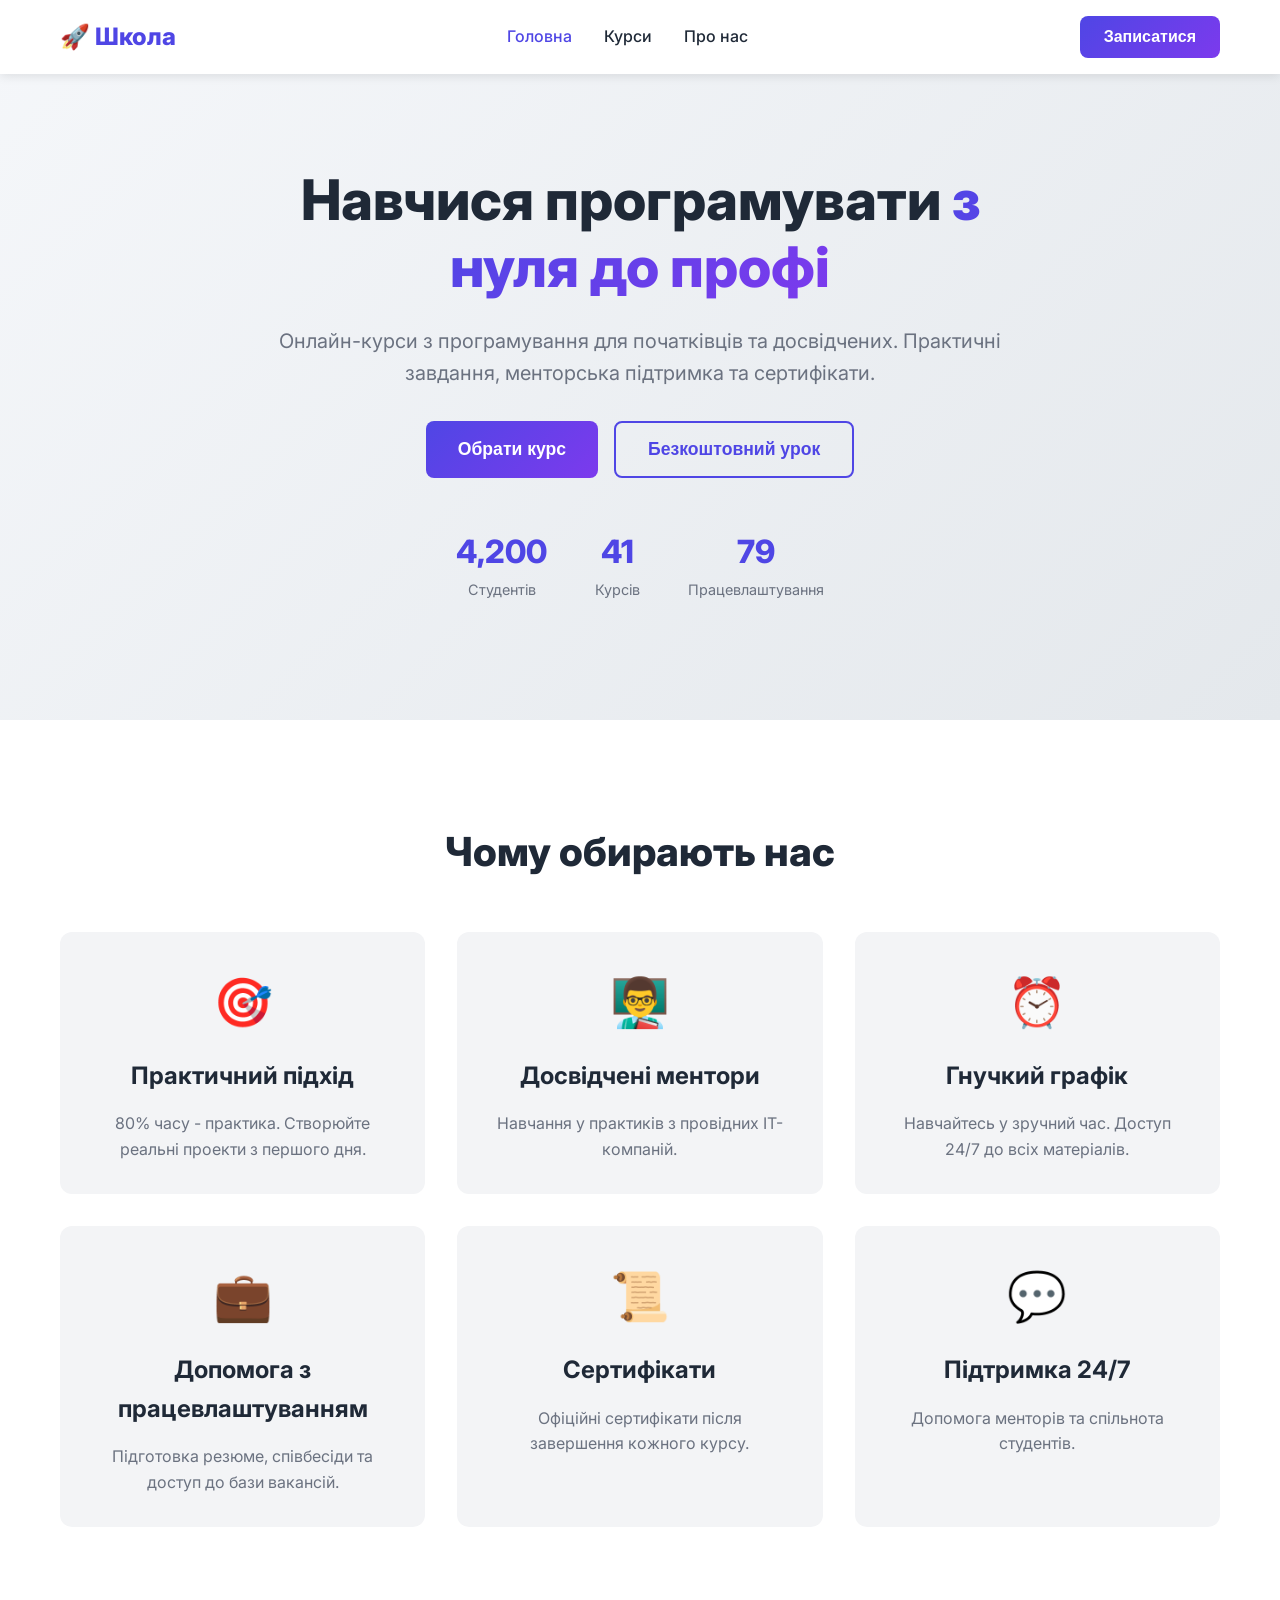
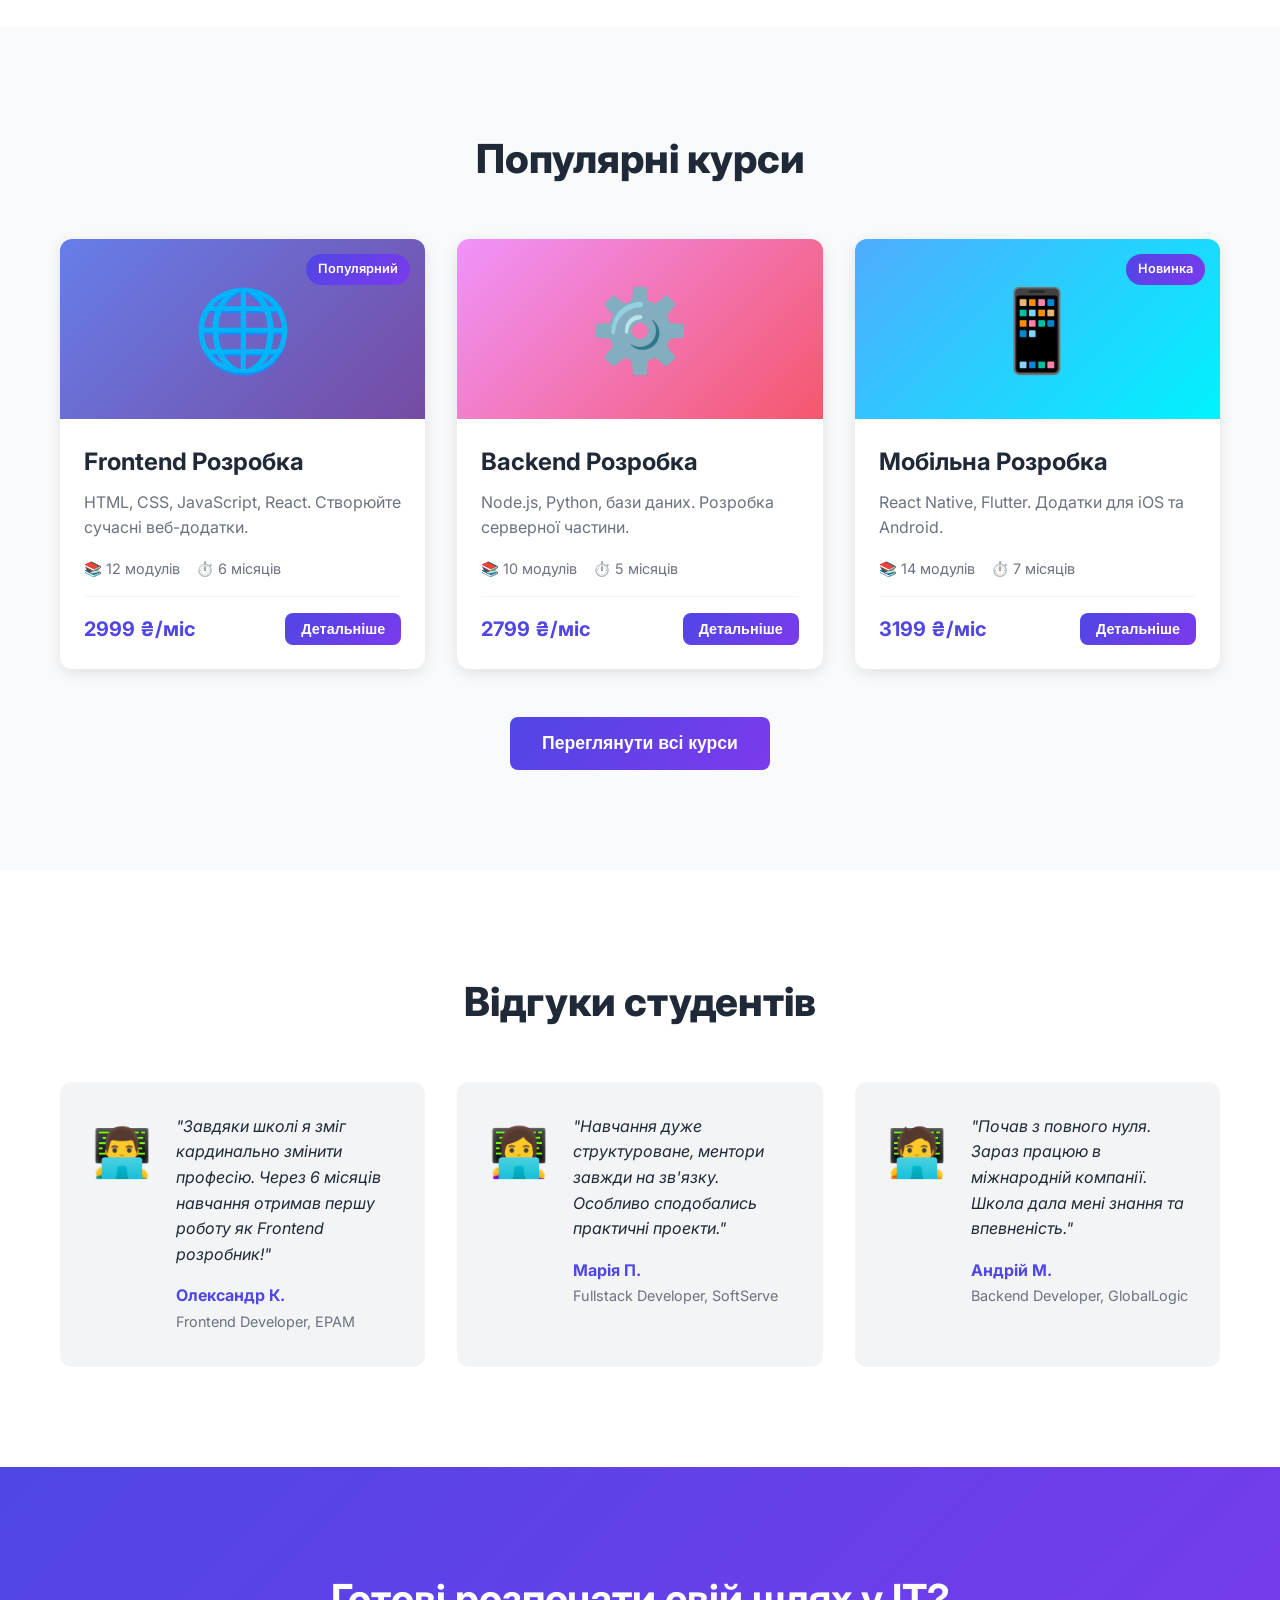
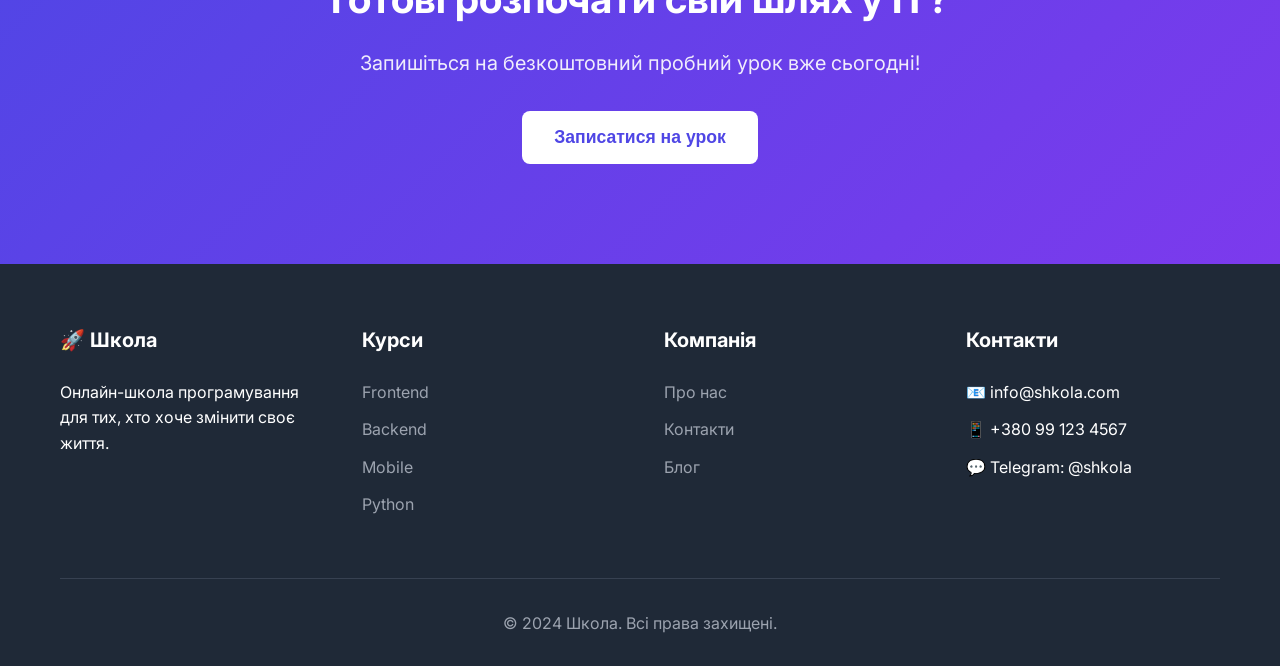
<file: index.html>
<!DOCTYPE html>
<html lang="uk">
<head>
    <meta charset="UTF-8">
    <meta name="viewport" content="width=device-width, initial-scale=1.0">
    <title>Школа - Онлайн школа програмування</title>
    <link rel="stylesheet" href="css/style.css">
    <link rel="preconnect" href="https://fonts.googleapis.com">
    <link href="https://fonts.googleapis.com/css2?family=Inter:wght@300;400;500;600;700;800&display=swap" rel="stylesheet">
</head>
<body>
    <!-- Header -->
    <header class="header">
        <div class="container">
            <nav class="nav">
                <a href="index.html" class="logo">🚀 Школа</a>
                <ul class="nav-menu">
                    <li><a href="index.html" class="nav-link active">Головна</a></li>
                    <li><a href="pages/courses.html" class="nav-link">Курси</a></li>
                    <li><a href="pages/about.html" class="nav-link">Про нас</a></li>
                </ul>
                <button class="btn btn-primary" onclick="openModal()">Записатися</button>
            </nav>
        </div>
    </header>

    <!-- Hero Section -->
    <section class="hero">
        <div class="container">
            <div class="hero-content">
                <h1 class="hero-title">Навчися програмувати <span class="highlight">з нуля до профі</span></h1>
                <p class="hero-subtitle">Онлайн-курси з програмування для початківців та досвідчених. Практичні завдання, менторська підтримка та сертифікати.</p>
                <div class="hero-buttons">
                    <button class="btn btn-primary btn-lg" onclick="location.href='pages/courses.html'">Обрати курс</button>
                    <button class="btn btn-outline btn-lg" onclick="openModal()">Безкоштовний урок</button>
                </div>
                <div class="hero-stats">
                    <div class="stat">
                        <span class="stat-number">5000+</span>
                        <span class="stat-label">Студентів</span>
                    </div>
                    <div class="stat">
                        <span class="stat-number">50+</span>
                        <span class="stat-label">Курсів</span>
                    </div>
                    <div class="stat">
                        <span class="stat-number">95%</span>
                        <span class="stat-label">Працевлаштування</span>
                    </div>
                </div>
            </div>
        </div>
    </section>

    <!-- Features Section -->
    <section class="features">
        <div class="container">
            <h2 class="section-title">Чому обирають нас</h2>
            <div class="features-grid">
                <div class="feature-card">
                    <div class="feature-icon">🎯</div>
                    <h3>Практичний підхід</h3>
                    <p>80% часу - практика. Створюйте реальні проекти з першого дня.</p>
                </div>
                <div class="feature-card">
                    <div class="feature-icon">👨‍🏫</div>
                    <h3>Досвідчені ментори</h3>
                    <p>Навчання у практиків з провідних IT-компаній.</p>
                </div>
                <div class="feature-card">
                    <div class="feature-icon">⏰</div>
                    <h3>Гнучкий графік</h3>
                    <p>Навчайтесь у зручний час. Доступ 24/7 до всіх матеріалів.</p>
                </div>
                <div class="feature-card">
                    <div class="feature-icon">💼</div>
                    <h3>Допомога з працевлаштуванням</h3>
                    <p>Підготовка резюме, співбесіди та доступ до бази вакансій.</p>
                </div>
                <div class="feature-card">
                    <div class="feature-icon">📜</div>
                    <h3>Сертифікати</h3>
                    <p>Офіційні сертифікати після завершення кожного курсу.</p>
                </div>
                <div class="feature-card">
                    <div class="feature-icon">💬</div>
                    <h3>Підтримка 24/7</h3>
                    <p>Допомога менторів та спільнота студентів.</p>
                </div>
            </div>
        </div>
    </section>

    <!-- Courses Preview -->
    <section class="courses-preview">
        <div class="container">
            <h2 class="section-title">Популярні курси</h2>
            <div class="courses-grid">
                <div class="course-card">
                    <div class="course-badge">Популярний</div>
                    <div class="course-image frontend">
                        <div class="course-icon">🌐</div>
                    </div>
                    <div class="course-content">
                        <h3>Frontend Розробка</h3>
                        <p>HTML, CSS, JavaScript, React. Створюйте сучасні веб-додатки.</p>
                        <div class="course-meta">
                            <span>📚 12 модулів</span>
                            <span>⏱️ 6 місяців</span>
                        </div>
                        <div class="course-footer">
                            <span class="price">2999 ₴/міс</span>
                            <button class="btn btn-sm btn-primary" onclick="location.href='pages/courses.html'">Детальніше</button>
                        </div>
                    </div>
                </div>
                <div class="course-card">
                    <div class="course-image backend">
                        <div class="course-icon">⚙️</div>
                    </div>
                    <div class="course-content">
                        <h3>Backend Розробка</h3>
                        <p>Node.js, Python, бази даних. Розробка серверної частини.</p>
                        <div class="course-meta">
                            <span>📚 10 модулів</span>
                            <span>⏱️ 5 місяців</span>
                        </div>
                        <div class="course-footer">
                            <span class="price">2799 ₴/міс</span>
                            <button class="btn btn-sm btn-primary" onclick="location.href='pages/courses.html'">Детальніше</button>
                        </div>
                    </div>
                </div>
                <div class="course-card">
                    <div class="course-badge">Новинка</div>
                    <div class="course-image mobile">
                        <div class="course-icon">📱</div>
                    </div>
                    <div class="course-content">
                        <h3>Мобільна Розробка</h3>
                        <p>React Native, Flutter. Додатки для iOS та Android.</p>
                        <div class="course-meta">
                            <span>📚 14 модулів</span>
                            <span>⏱️ 7 місяців</span>
                        </div>
                        <div class="course-footer">
                            <span class="price">3199 ₴/міс</span>
                            <button class="btn btn-sm btn-primary" onclick="location.href='pages/courses.html'">Детальніше</button>
                        </div>
                    </div>
                </div>
            </div>
            <div class="text-center">
                <button class="btn btn-primary btn-lg" onclick="location.href='pages/courses.html'">Переглянути всі курси</button>
            </div>
        </div>
    </section>

    <!-- Testimonials -->
    <section class="testimonials">
        <div class="container">
            <h2 class="section-title">Відгуки студентів</h2>
            <div class="testimonials-grid">
                <div class="testimonial-card">
                    <div class="testimonial-avatar">👨‍💻</div>
                    <div class="testimonial-content">
                        <p>"Завдяки школі я зміг кардинально змінити професію. Через 6 місяців навчання отримав першу роботу як Frontend розробник!"</p>
                        <div class="testimonial-author">
                            <strong>Олександр К.</strong>
                            <span>Frontend Developer, EPAM</span>
                        </div>
                    </div>
                </div>
                <div class="testimonial-card">
                    <div class="testimonial-avatar">👩‍💻</div>
                    <div class="testimonial-content">
                        <p>"Навчання дуже структуроване, ментори завжди на зв'язку. Особливо сподобались практичні проекти."</p>
                        <div class="testimonial-author">
                            <strong>Марія П.</strong>
                            <span>Fullstack Developer, SoftServe</span>
                        </div>
                    </div>
                </div>
                <div class="testimonial-card">
                    <div class="testimonial-avatar">🧑‍💻</div>
                    <div class="testimonial-content">
                        <p>"Почав з повного нуля. Зараз працюю в міжнародній компанії. Школа дала мені знання та впевненість."</p>
                        <div class="testimonial-author">
                            <strong>Андрій М.</strong>
                            <span>Backend Developer, GlobalLogic</span>
                        </div>
                    </div>
                </div>
            </div>
        </div>
    </section>

    <!-- CTA Section -->
    <section class="cta">
        <div class="container">
            <div class="cta-content">
                <h2>Готові розпочати свій шлях у IT?</h2>
                <p>Запишіться на безкоштовний пробний урок вже сьогодні!</p>
                <button class="btn btn-white btn-lg" onclick="openModal()">Записатися на урок</button>
            </div>
        </div>
    </section>

    <!-- Footer -->
    <footer class="footer">
        <div class="container">
            <div class="footer-grid">
                <div class="footer-col">
                    <h4>🚀 Школа</h4>
                    <p>Онлайн-школа програмування для тих, хто хоче змінити своє життя.</p>
                </div>
                <div class="footer-col">
                    <h4>Курси</h4>
                    <ul>
                        <li><a href="pages/courses.html">Frontend</a></li>
                        <li><a href="pages/courses.html">Backend</a></li>
                        <li><a href="pages/courses.html">Mobile</a></li>
                        <li><a href="pages/courses.html">Python</a></li>
                    </ul>
                </div>
                <div class="footer-col">
                    <h4>Компанія</h4>
                    <ul>
                        <li><a href="pages/about.html">Про нас</a></li>
                        <li><a href="#">Контакти</a></li>
                        <li><a href="#">Блог</a></li>
                    </ul>
                </div>
                <div class="footer-col">
                    <h4>Контакти</h4>
                    <ul>
                        <li>📧 info@shkola.com</li>
                        <li>📱 +380 99 123 4567</li>
                        <li>💬 Telegram: @shkola</li>
                    </ul>
                </div>
            </div>
            <div class="footer-bottom">
                <p>&copy; 2024 Школа. Всі права захищені.</p>
            </div>
        </div>
    </footer>

    <!-- Modal -->
    <div id="modal" class="modal">
        <div class="modal-content">
            <span class="modal-close" onclick="closeModal()">&times;</span>
            <h2>Записатися на курс</h2>
            <form id="signupForm" onsubmit="handleSubmit(event)">
                <input type="text" placeholder="Ваше ім'я" required>
                <input type="email" placeholder="Email" required>
                <input type="tel" placeholder="Телефон" required>
                <select required>
                    <option value="">Оберіть курс</option>
                    <option value="frontend">Frontend Розробка</option>
                    <option value="backend">Backend Розробка</option>
                    <option value="mobile">Мобільна Розробка</option>
                    <option value="python">Python Розробка</option>
                </select>
                <button type="submit" class="btn btn-primary btn-block">Відправити заявку</button>
            </form>
        </div>
    </div>

    <script src="js/app.js"></script>
</body>
</html>
</file>
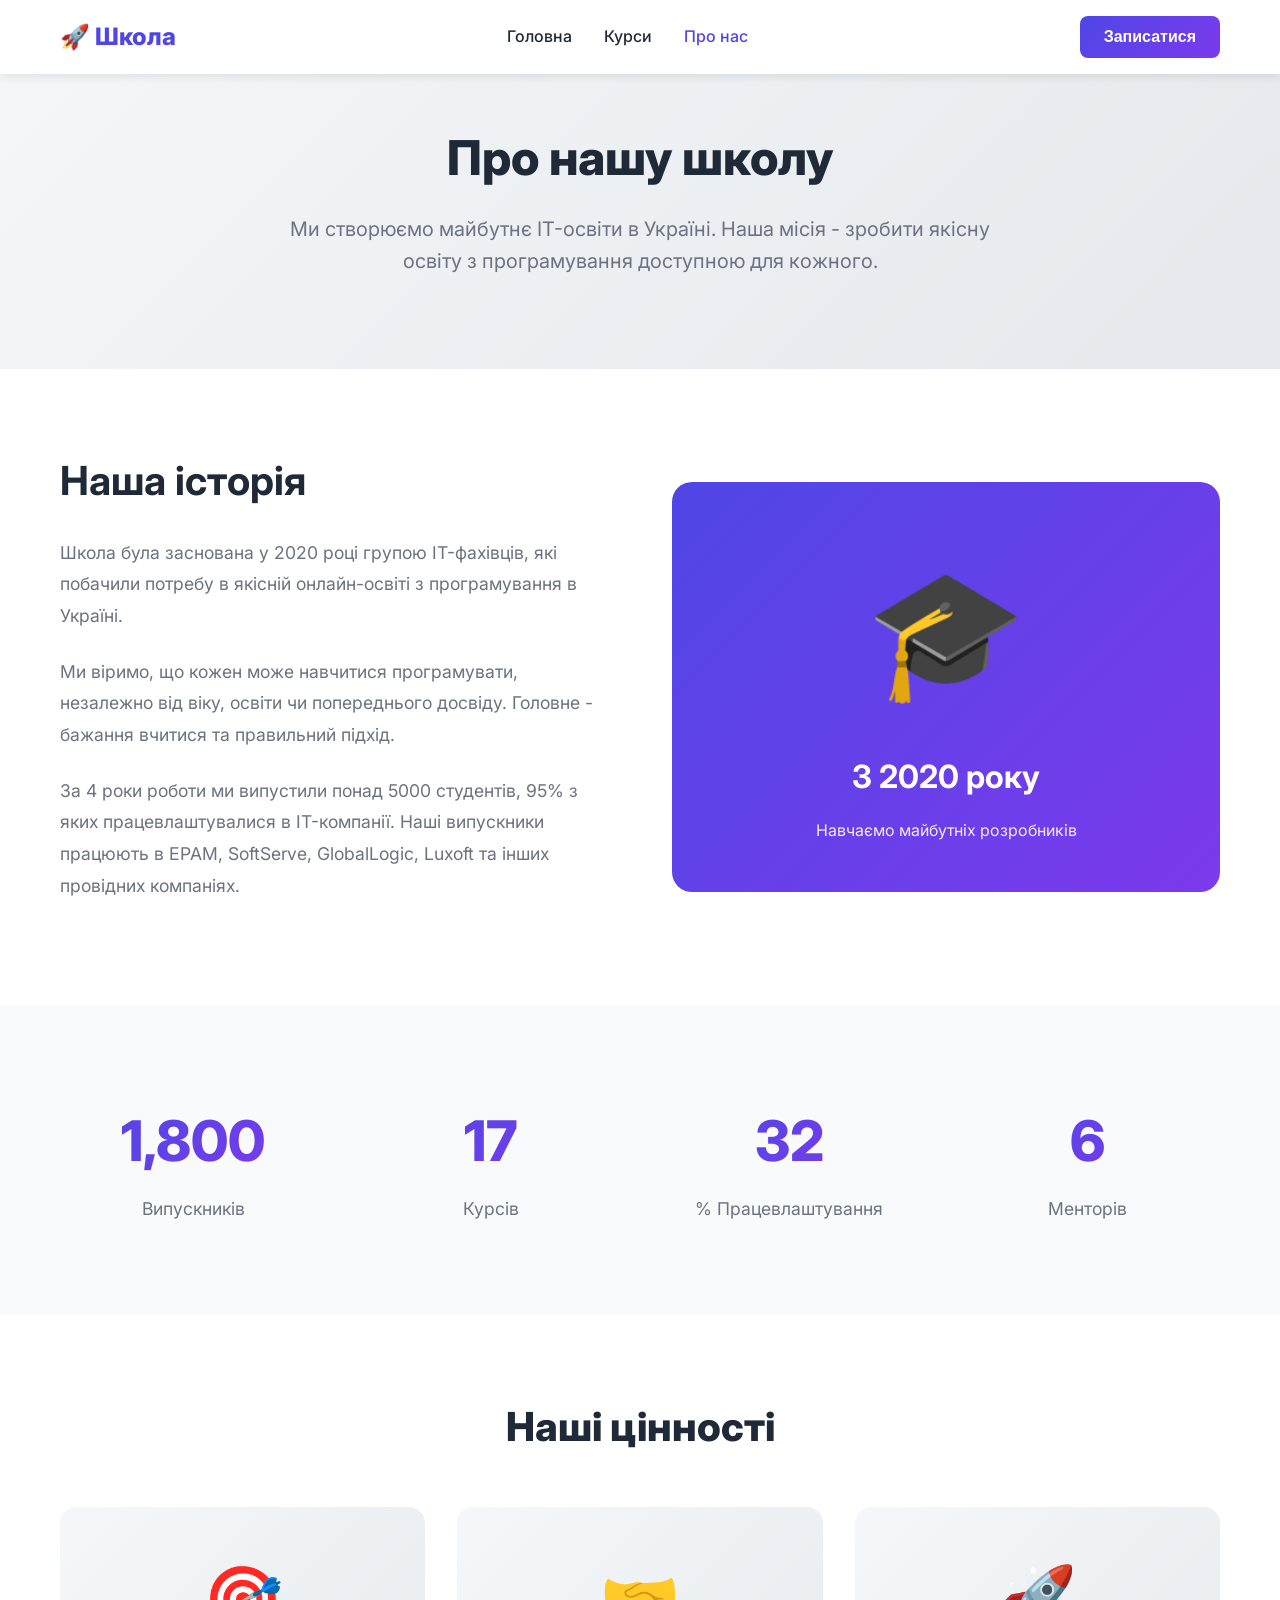
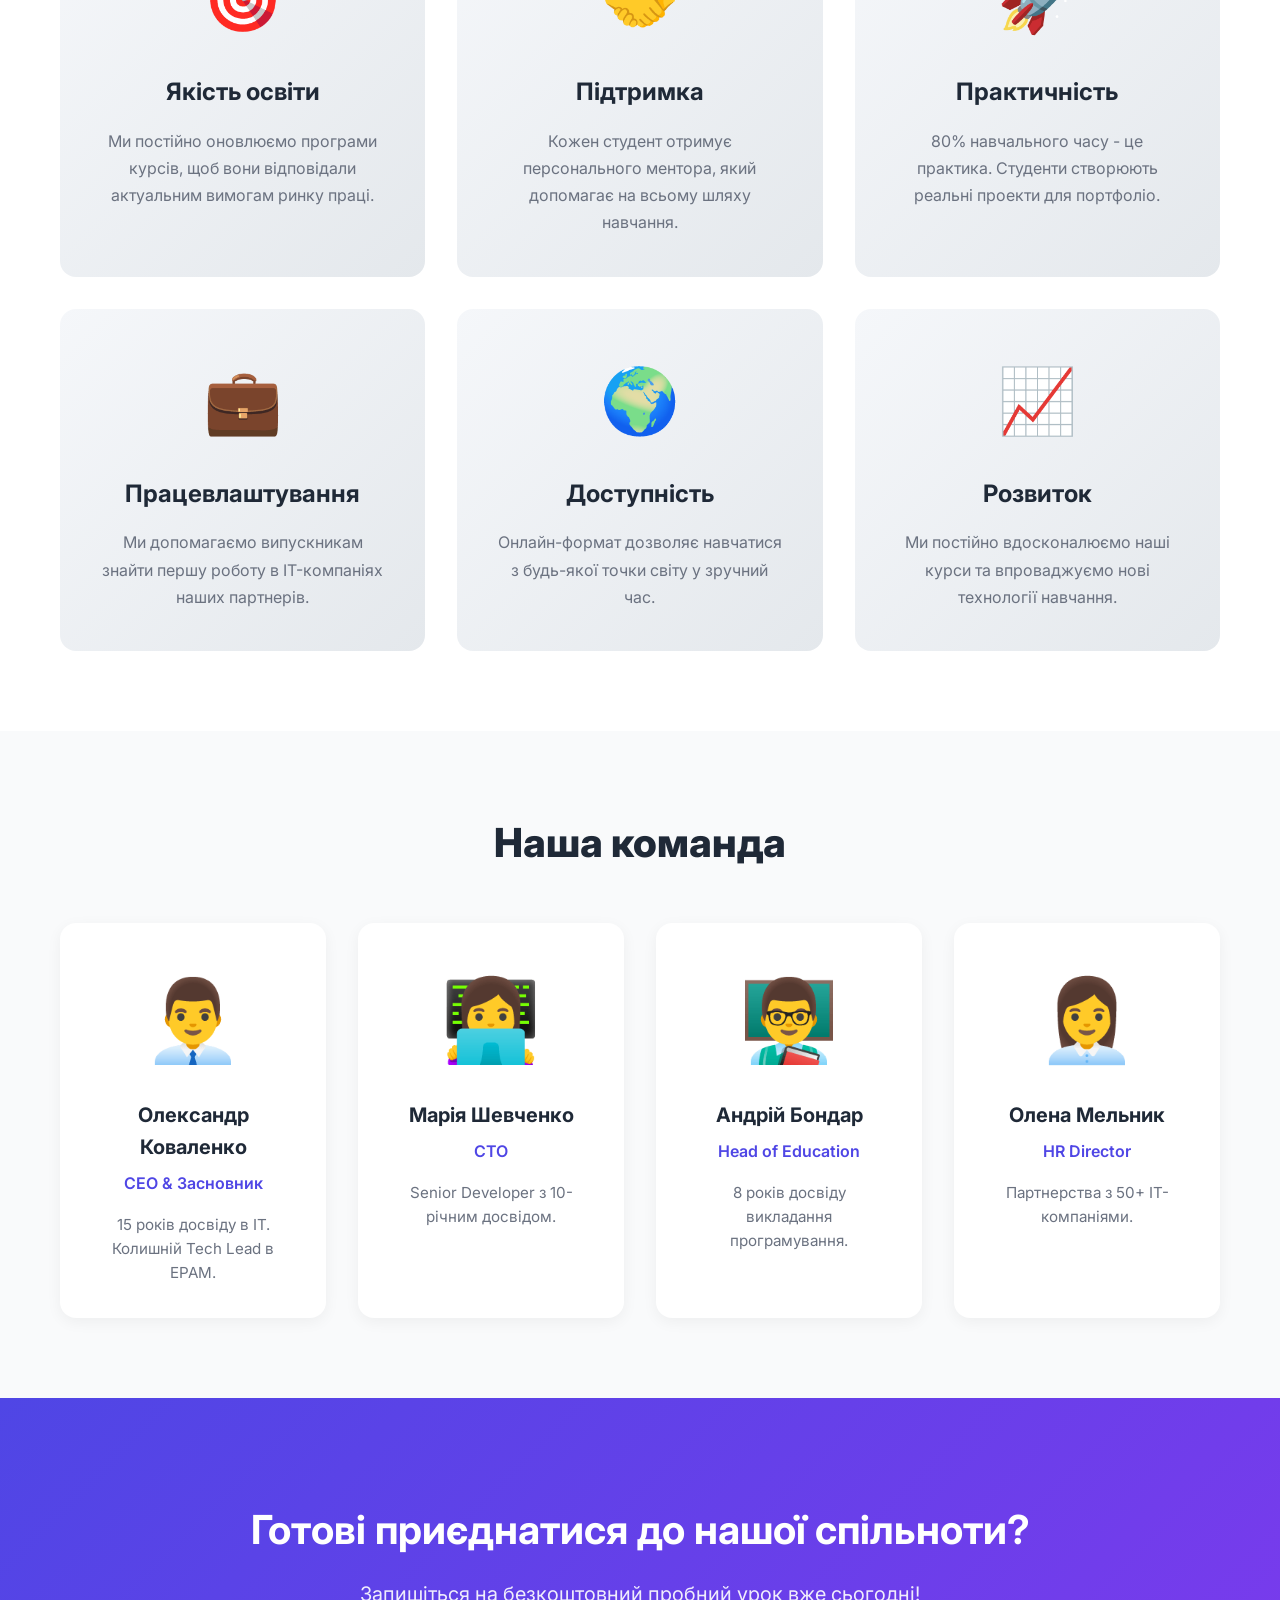
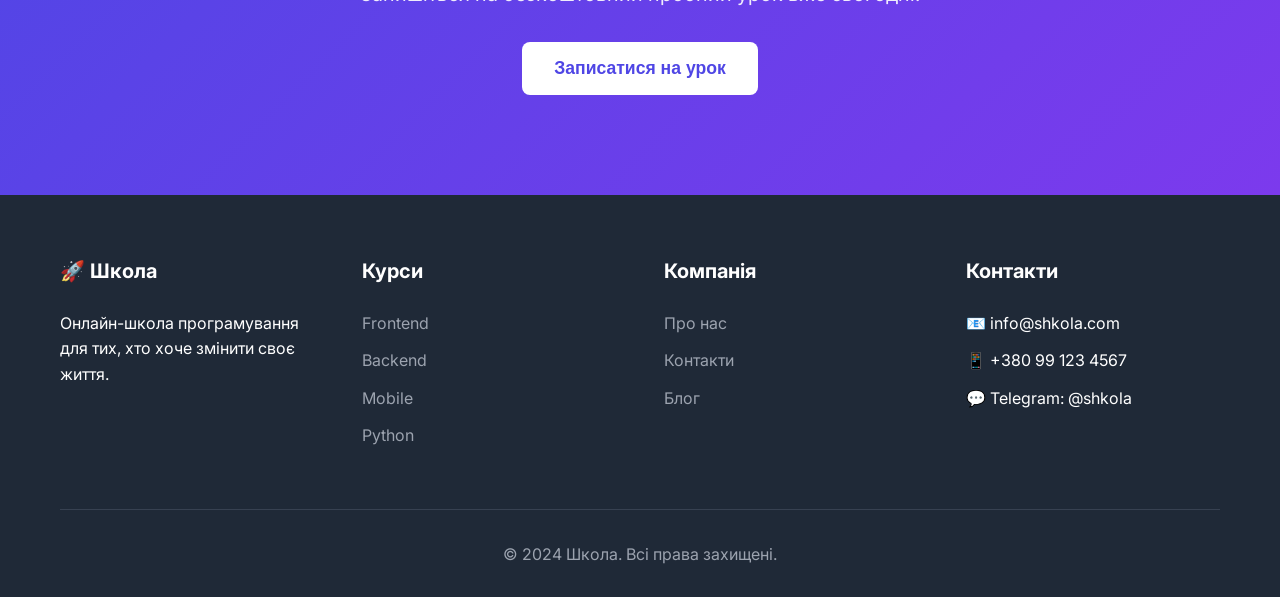
<file: pages/about.html>
<!DOCTYPE html>
<html lang="uk">
<head>
    <meta charset="UTF-8">
    <meta name="viewport" content="width=device-width, initial-scale=1.0">
    <title>Про нас - Школа програмування</title>
    <link rel="stylesheet" href="../css/style.css">
    <link rel="preconnect" href="https://fonts.googleapis.com">
    <link href="https://fonts.googleapis.com/css2?family=Inter:wght@300;400;500;600;700;800&display=swap" rel="stylesheet">
    <style>
        .page-header {
            padding: 120px 0 60px;
            background: linear-gradient(135deg, #f5f7fa 0%, #e4e8ec 100%);
            text-align: center;
        }
        
        .page-title {
            font-size: 3rem;
            font-weight: 800;
            margin-bottom: 1rem;
        }
        
        .page-subtitle {
            font-size: 1.25rem;
            color: #6b7280;
            max-width: 700px;
            margin: 0 auto 2rem;
        }
        
        .about-section {
            padding: 80px 0;
        }
        
        .about-grid {
            display: grid;
            grid-template-columns: 1fr 1fr;
            gap: 4rem;
            align-items: center;
        }
        
        .about-content h2 {
            font-size: 2.5rem;
            margin-bottom: 1.5rem;
            color: #1f2937;
        }
        
        .about-content p {
            font-size: 1.1rem;
            line-height: 1.8;
            color: #6b7280;
            margin-bottom: 1.5rem;
        }
        
        .about-image {
            background: linear-gradient(135deg, #4F46E5 0%, #7c3aed 100%);
            border-radius: 20px;
            padding: 3rem;
            color: white;
            text-align: center;
        }
        
        .about-image .emoji {
            font-size: 8rem;
            margin-bottom: 1rem;
        }
        
        .stats-section {
            padding: 60px 0;
            background: #f9fafb;
        }
        
        .stats-grid {
            display: grid;
            grid-template-columns: repeat(4, 1fr);
            gap: 2rem;
        }
        
        .stat-item {
            text-align: center;
            padding: 2rem;
        }
        
        .stat-number {
            display: block;
            font-size: 3.5rem;
            font-weight: 800;
            background: linear-gradient(135deg, #4F46E5 0%, #7c3aed 100%);
            -webkit-background-clip: text;
            -webkit-text-fill-color: transparent;
            background-clip: text;
            margin-bottom: 0.5rem;
        }
        
        .stat-label {
            font-size: 1.1rem;
            color: #6b7280;
        }
        
        .mission-section {
            padding: 80px 0;
            background: white;
        }
        
        .mission-cards {
            display: grid;
            grid-template-columns: repeat(3, 1fr);
            gap: 2rem;
            margin-top: 3rem;
        }
        
        .mission-card {
            padding: 2.5rem;
            background: linear-gradient(135deg, #f5f7fa 0%, #e4e8ec 100%);
            border-radius: 16px;
            text-align: center;
            transition: all 0.3s;
        }
        
        .mission-card:hover {
            transform: translateY(-10px);
            box-shadow: 0 20px 40px rgba(0,0,0,0.1);
        }
        
        .mission-icon {
            font-size: 4rem;
            margin-bottom: 1.5rem;
        }
        
        .mission-card h3 {
            font-size: 1.5rem;
            margin-bottom: 1rem;
        }
        
        .mission-card p {
            color: #6b7280;
            line-height: 1.7;
        }
        
        .team-section {
            padding: 80px 0;
            background: #f9fafb;
        }
        
        .team-grid {
            display: grid;
            grid-template-columns: repeat(auto-fit, minmax(250px, 1fr));
            gap: 2rem;
            margin-top: 3rem;
        }
        
        .team-card {
            text-align: center;
            padding: 2rem;
            background: white;
            border-radius: 16px;
            box-shadow: 0 4px 15px rgba(0,0,0,0.05);
            transition: all 0.3s;
        }
        
        .team-card:hover {
            transform: translateY(-5px);
            box-shadow: 0 15px 30px rgba(0,0,0,0.1);
        }
        
        .team-avatar {
            font-size: 5rem;
            margin-bottom: 1rem;
        }
        
        .team-name {
            font-size: 1.25rem;
            font-weight: 700;
            color: #1f2937;
            margin-bottom: 0.5rem;
        }
        
        .team-role {
            color: #4F46E5;
            font-weight: 600;
            margin-bottom: 1rem;
        }
        
        .team-bio {
            color: #6b7280;
            font-size: 0.95rem;
            line-height: 1.6;
        }
        
        .cta-section {
            padding: 100px 0;
            background: linear-gradient(135deg, #4F46E5 0%, #7c3aed 100%);
            color: white;
            text-align: center;
        }
        
        .cta-section h2 {
            font-size: 2.5rem;
            margin-bottom: 1rem;
        }
        
        .cta-section p {
            font-size: 1.25rem;
            margin-bottom: 2rem;
            opacity: 0.9;
        }
        
        @media (max-width: 768px) {
            .about-grid {
                grid-template-columns: 1fr;
            }
            
            .stats-grid {
                grid-template-columns: repeat(2, 1fr);
            }
            
            .mission-cards {
                grid-template-columns: 1fr;
            }
        }
    </style>
</head>
<body>
    <header class="header">
        <div class="container">
            <nav class="nav">
                <a href="../index.html" class="logo">🚀 Школа</a>
                <ul class="nav-menu">
                    <li><a href="../index.html" class="nav-link">Головна</a></li>
                    <li><a href="courses.html" class="nav-link">Курси</a></li>
                    <li><a href="about.html" class="nav-link active">Про нас</a></li>
                </ul>
                <button class="btn btn-primary" onclick="openModal()">Записатися</button>
            </nav>
        </div>
    </header>

    <section class="page-header">
        <div class="container">
            <h1 class="page-title">Про нашу школу</h1>
            <p class="page-subtitle">Ми створюємо майбутнє IT-освіти в Україні. Наша місія - зробити якісну освіту з програмування доступною для кожного.</p>
        </div>
    </section>

    <section class="about-section">
        <div class="container">
            <div class="about-grid">
                <div class="about-content">
                    <h2>Наша історія</h2>
                    <p>Школа була заснована у 2020 році групою IT-фахівців, які побачили потребу в якісній онлайн-освіті з програмування в Україні.</p>
                    <p>Ми віримо, що кожен може навчитися програмувати, незалежно від віку, освіти чи попереднього досвіду. Головне - бажання вчитися та правильний підхід.</p>
                    <p>За 4 роки роботи ми випустили понад 5000 студентів, 95% з яких працевлаштувалися в IT-компанії. Наші випускники працюють в EPAM, SoftServe, GlobalLogic, Luxoft та інших провідних компаніях.</p>
                </div>
                <div class="about-image">
                    <div class="emoji">🎓</div>
                    <h3 style="font-size: 2rem; margin-bottom: 1rem;">З 2020 року</h3>
                    <p style="opacity: 0.9;">Навчаємо майбутніх розробників</p>
                </div>
            </div>
        </div>
    </section>

    <section class="stats-section">
        <div class="container">
            <div class="stats-grid">
                <div class="stat-item">
                    <span class="stat-number" data-target="5000">0</span>
                    <span class="stat-label">Випускників</span>
                </div>
                <div class="stat-item">
                    <span class="stat-number" data-target="50">0</span>
                    <span class="stat-label">Курсів</span>
                </div>
                <div class="stat-item">
                    <span class="stat-number" data-target="95">0</span>
                    <span class="stat-label">% Працевлаштування</span>
                </div>
                <div class="stat-item">
                    <span class="stat-number" data-target="20">0</span>
                    <span class="stat-label">Менторів</span>
                </div>
            </div>
        </div>
    </section>

    <section class="mission-section">
        <div class="container">
            <h2 class="section-title" style="text-align: center;">Наші цінності</h2>
            <div class="mission-cards">
                <div class="mission-card">
                    <div class="mission-icon">🎯</div>
                    <h3>Якість освіти</h3>
                    <p>Ми постійно оновлюємо програми курсів, щоб вони відповідали актуальним вимогам ринку праці.</p>
                </div>
                <div class="mission-card">
                    <div class="mission-icon">🤝</div>
                    <h3>Підтримка</h3>
                    <p>Кожен студент отримує персонального ментора, який допомагає на всьому шляху навчання.</p>
                </div>
                <div class="mission-card">
                    <div class="mission-icon">🚀</div>
                    <h3>Практичність</h3>
                    <p>80% навчального часу - це практика. Студенти створюють реальні проекти для портфоліо.</p>
                </div>
                <div class="mission-card">
                    <div class="mission-icon">💼</div>
                    <h3>Працевлаштування</h3>
                    <p>Ми допомагаємо випускникам знайти першу роботу в IT-компаніях наших партнерів.</p>
                </div>
                <div class="mission-card">
                    <div class="mission-icon">🌍</div>
                    <h3>Доступність</h3>
                    <p>Онлайн-формат дозволяє навчатися з будь-якої точки світу у зручний час.</p>
                </div>
                <div class="mission-card">
                    <div class="mission-icon">📈</div>
                    <h3>Розвиток</h3>
                    <p>Ми постійно вдосконалюємо наші курси та впроваджуємо нові технології навчання.</p>
                </div>
            </div>
        </div>
    </section>

    <section class="team-section">
        <div class="container">
            <h2 class="section-title" style="text-align: center;">Наша команда</h2>
            <div class="team-grid">
                <div class="team-card">
                    <div class="team-avatar">👨‍💼</div>
                    <div class="team-name">Олександр Коваленко</div>
                    <div class="team-role">CEO & Засновник</div>
                    <div class="team-bio">15 років досвіду в IT. Колишній Tech Lead в EPAM.</div>
                </div>
                <div class="team-card">
                    <div class="team-avatar">👩‍💻</div>
                    <div class="team-name">Марія Шевченко</div>
                    <div class="team-role">CTO</div>
                    <div class="team-bio">Senior Developer з 10-річним досвідом.</div>
                </div>
                <div class="team-card">
                    <div class="team-avatar">👨‍🏫</div>
                    <div class="team-name">Андрій Бондар</div>
                    <div class="team-role">Head of Education</div>
                    <div class="team-bio">8 років досвіду викладання програмування.</div>
                </div>
                <div class="team-card">
                    <div class="team-avatar">👩‍💼</div>
                    <div class="team-name">Олена Мельник</div>
                    <div class="team-role">HR Director</div>
                    <div class="team-bio">Партнерства з 50+ IT-компаніями.</div>
                </div>
            </div>
        </div>
    </section>

    <section class="cta-section">
        <div class="container">
            <h2>Готові приєднатися до нашої спільноти?</h2>
            <p>Запишіться на безкоштовний пробний урок вже сьогодні!</p>
            <button class="btn btn-white btn-lg" onclick="openModal()">Записатися на урок</button>
        </div>
    </section>

    <footer class="footer">
        <div class="container">
            <div class="footer-grid">
                <div class="footer-col">
                    <h4>🚀 Школа</h4>
                    <p>Онлайн-школа програмування для тих, хто хоче змінити своє життя.</p>
                </div>
                <div class="footer-col">
                    <h4>Курси</h4>
                    <ul>
                        <li><a href="courses.html">Frontend</a></li>
                        <li><a href="courses.html">Backend</a></li>
                        <li><a href="courses.html">Mobile</a></li>
                        <li><a href="courses.html">Python</a></li>
                    </ul>
                </div>
                <div class="footer-col">
                    <h4>Компанія</h4>
                    <ul>
                        <li><a href="about.html">Про нас</a></li>
                        <li><a href="#">Контакти</a></li>
                        <li><a href="#">Блог</a></li>
                    </ul>
                </div>
                <div class="footer-col">
                    <h4>Контакти</h4>
                    <ul>
                        <li>📧 info@shkola.com</li>
                        <li>📱 +380 99 123 4567</li>
                        <li>💬 Telegram: @shkola</li>
                    </ul>
                </div>
            </div>
            <div class="footer-bottom">
                <p>&copy; 2024 Школа. Всі права захищені.</p>
            </div>
        </div>
    </footer>

    <div id="modal" class="modal">
        <div class="modal-content">
            <span class="modal-close" onclick="closeModal()">&times;</span>
            <h2>Записатися на курс</h2>
            <form id="signupForm" onsubmit="handleSubmit(event)">
                <input type="text" placeholder="Ваше ім'я" required>
                <input type="email" placeholder="Email" required>
                <input type="tel" placeholder="Телефон" required>
                <select required>
                    <option value="">Оберіть курс</option>
                    <option value="frontend">Frontend Розробка</option>
                    <option value="backend">Backend Розробка</option>
                    <option value="mobile">Мобільна Розробка</option>
                    <option value="python">Python Розробка</option>
                </select>
                <button type="submit" class="btn btn-primary btn-block">Відправити заявку</button>
            </form>
        </div>
    </div>

    <script src="../js/app.js"></script>
    <script>
        // Animate stats on scroll
        const statsObserver = new IntersectionObserver((entries) => {
            entries.forEach(entry => {
                if (entry.isIntersecting) {
                    const statNumbers = entry.target.querySelectorAll('.stat-number');
                    statNumbers.forEach(stat => {
                        const target = parseInt(stat.dataset.target);
                        const suffix = stat.textContent.replace(/[0-9]/g, '');
                        let current = 0;
                        const increment = target / 50;
                        const timer = setInterval(() => {
                            current += increment;
                            if (current >= target) {
                                stat.textContent = target.toLocaleString() + suffix;
                                clearInterval(timer);
                            } else {
                                stat.textContent = Math.floor(current).toLocaleString() + suffix;
                            }
                        }, 40);
                    });
                    statsObserver.unobserve(entry.target);
                }
            });
        }, { threshold: 0.5 });

        const statsSection = document.querySelector('.stats-section');
        if (statsSection) {
            statsObserver.observe(statsSection);
        }
    </script>
</body>
</html>
</file>
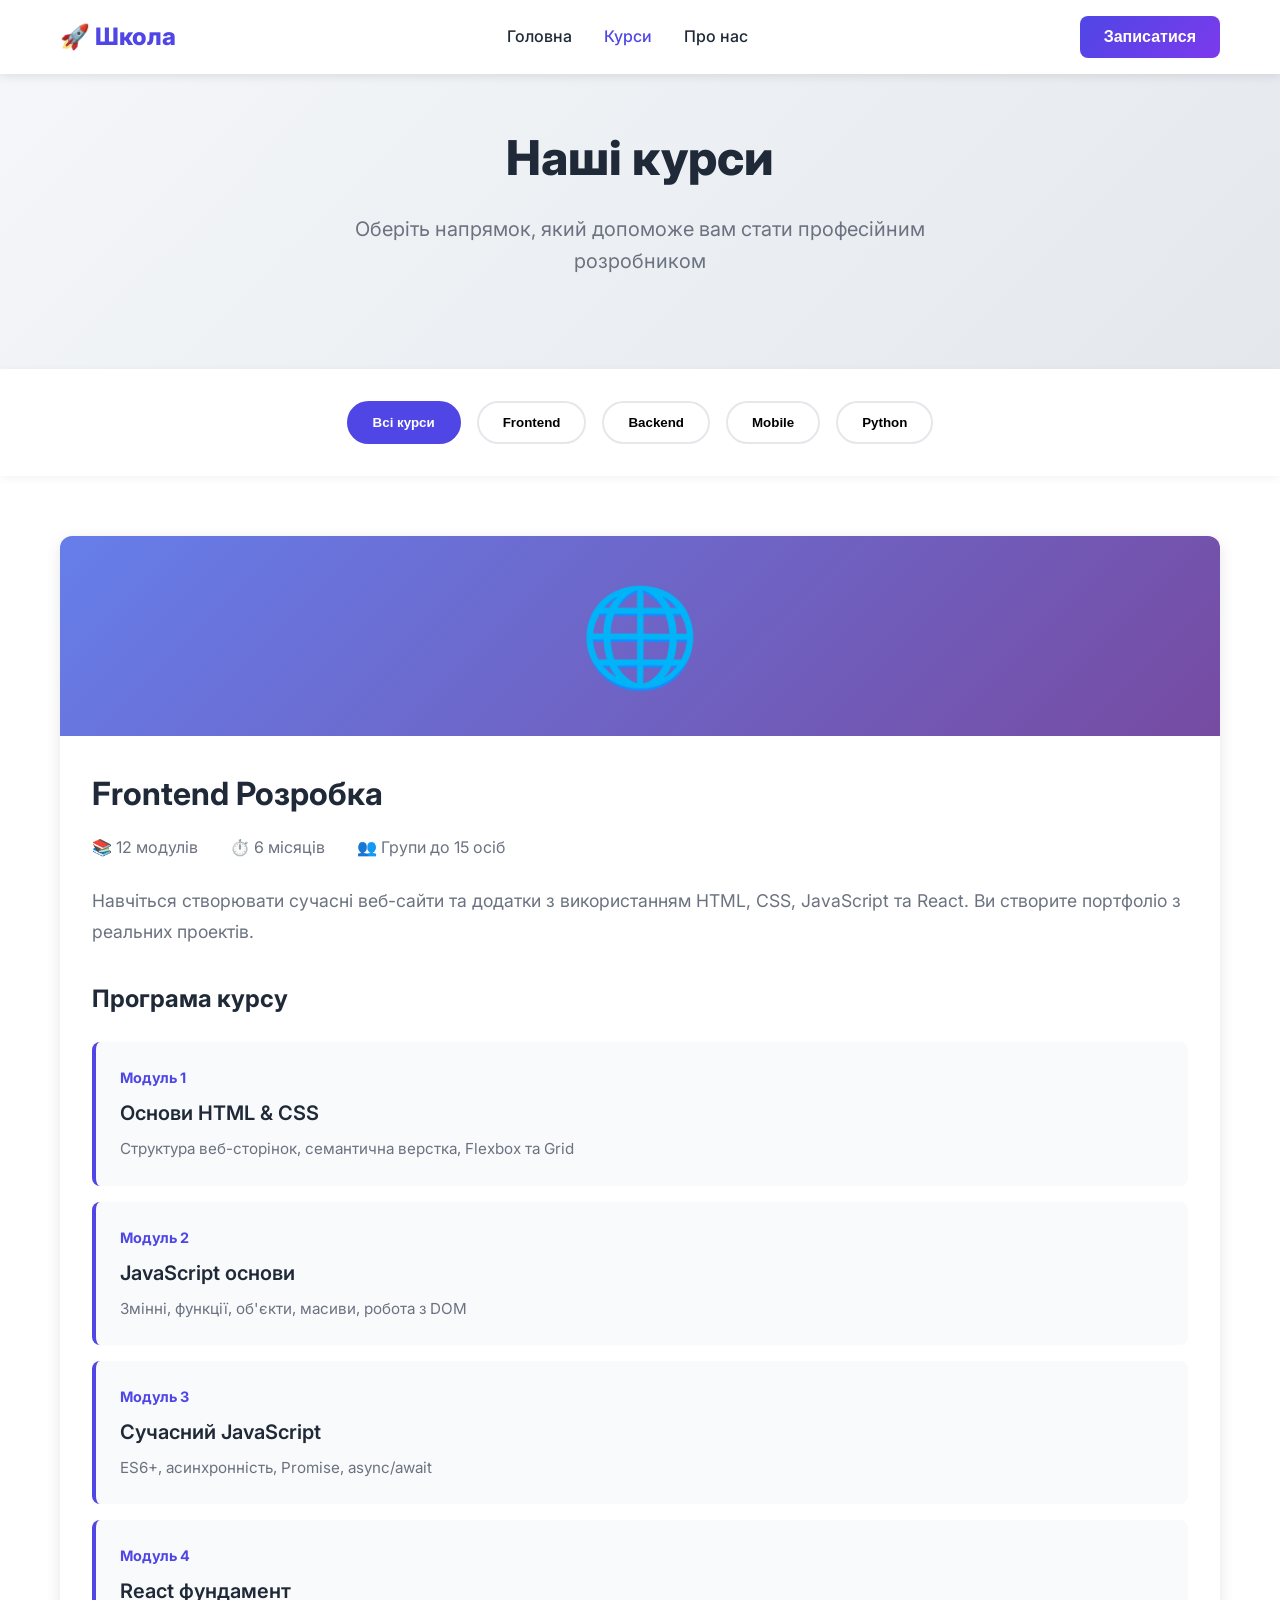
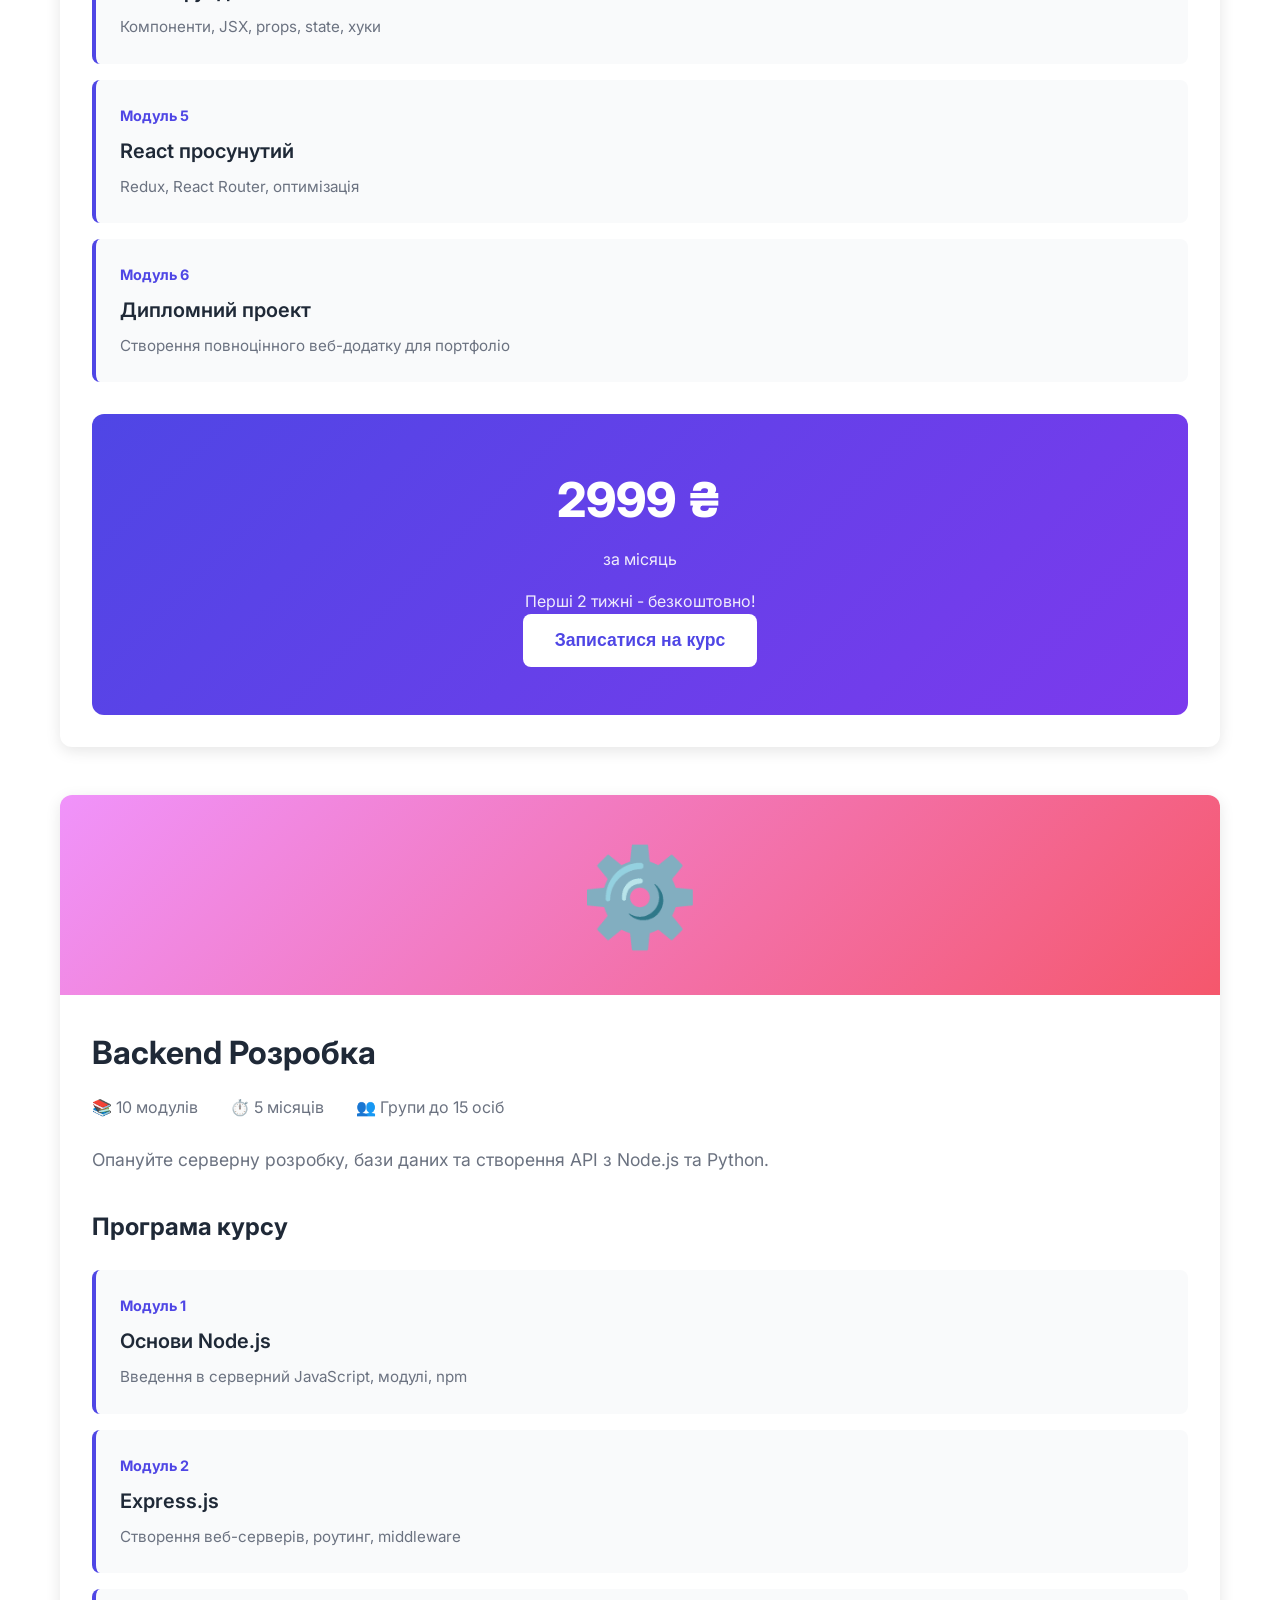
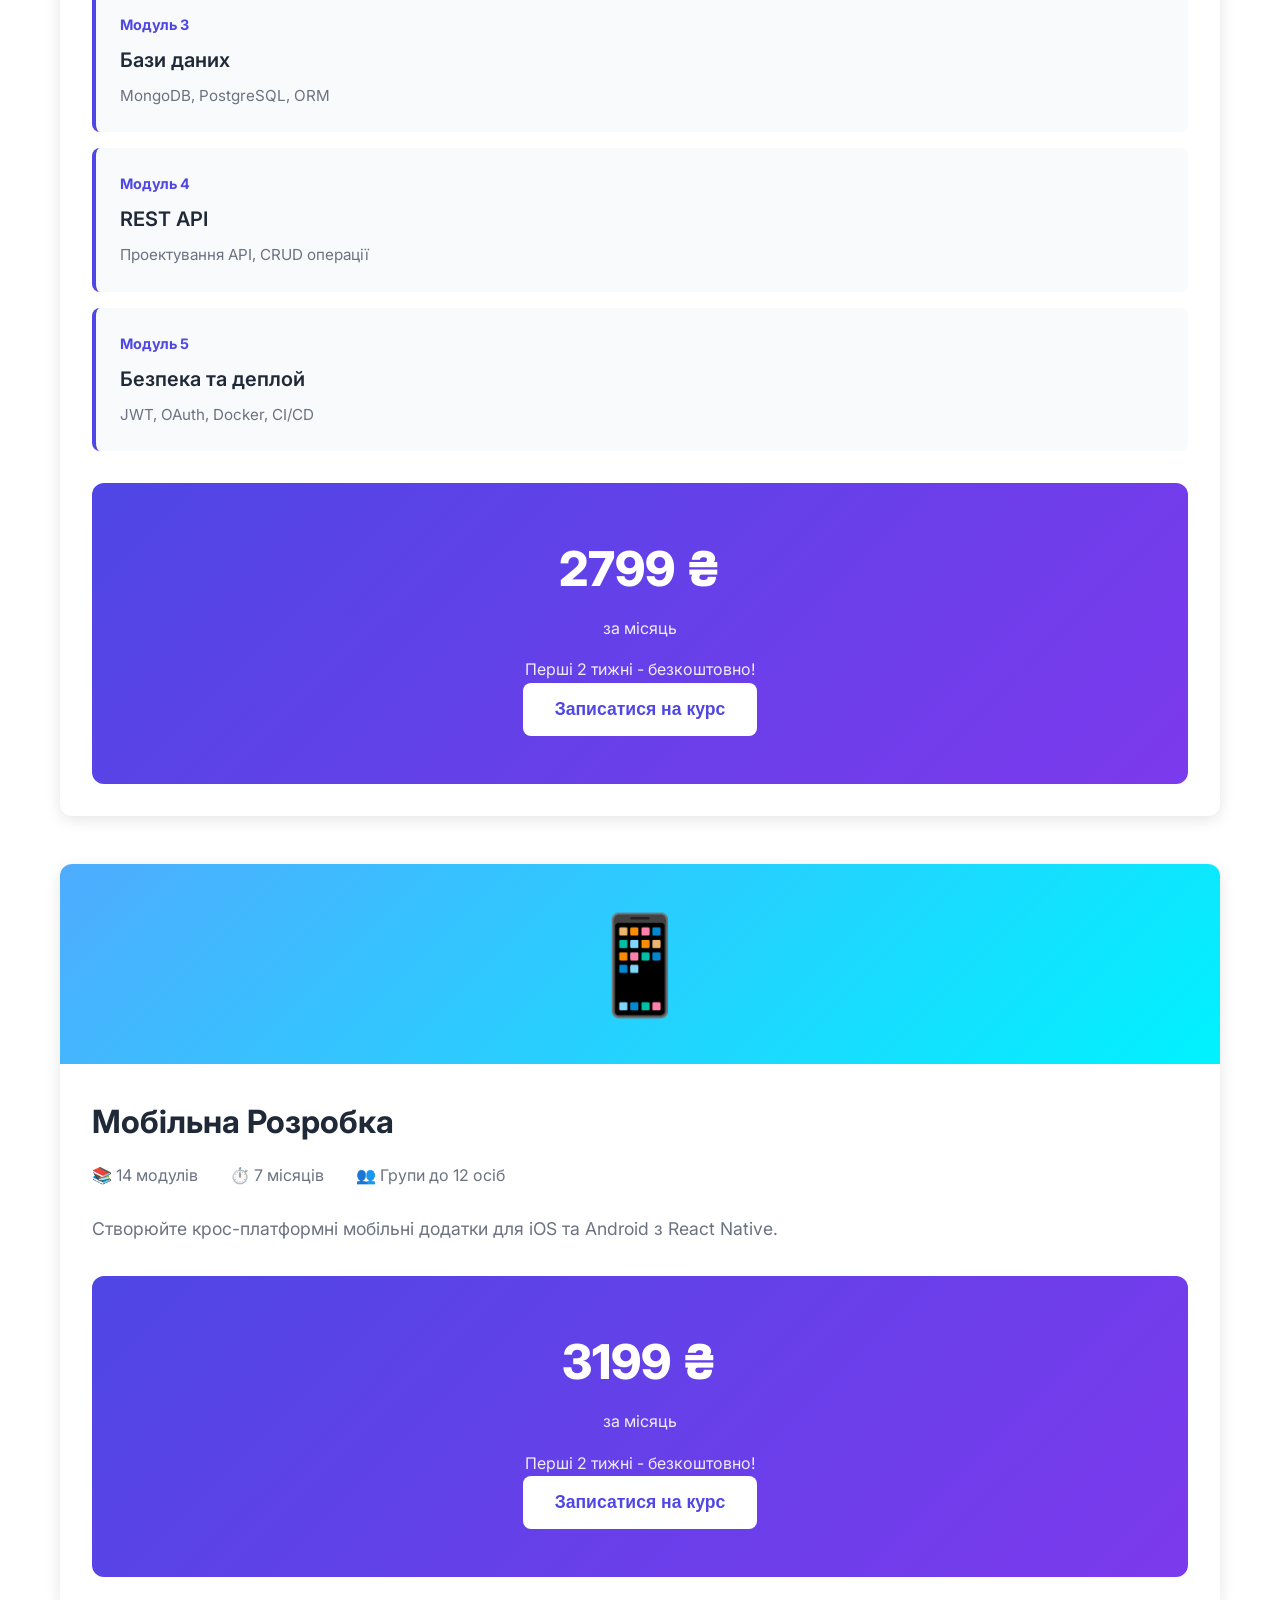
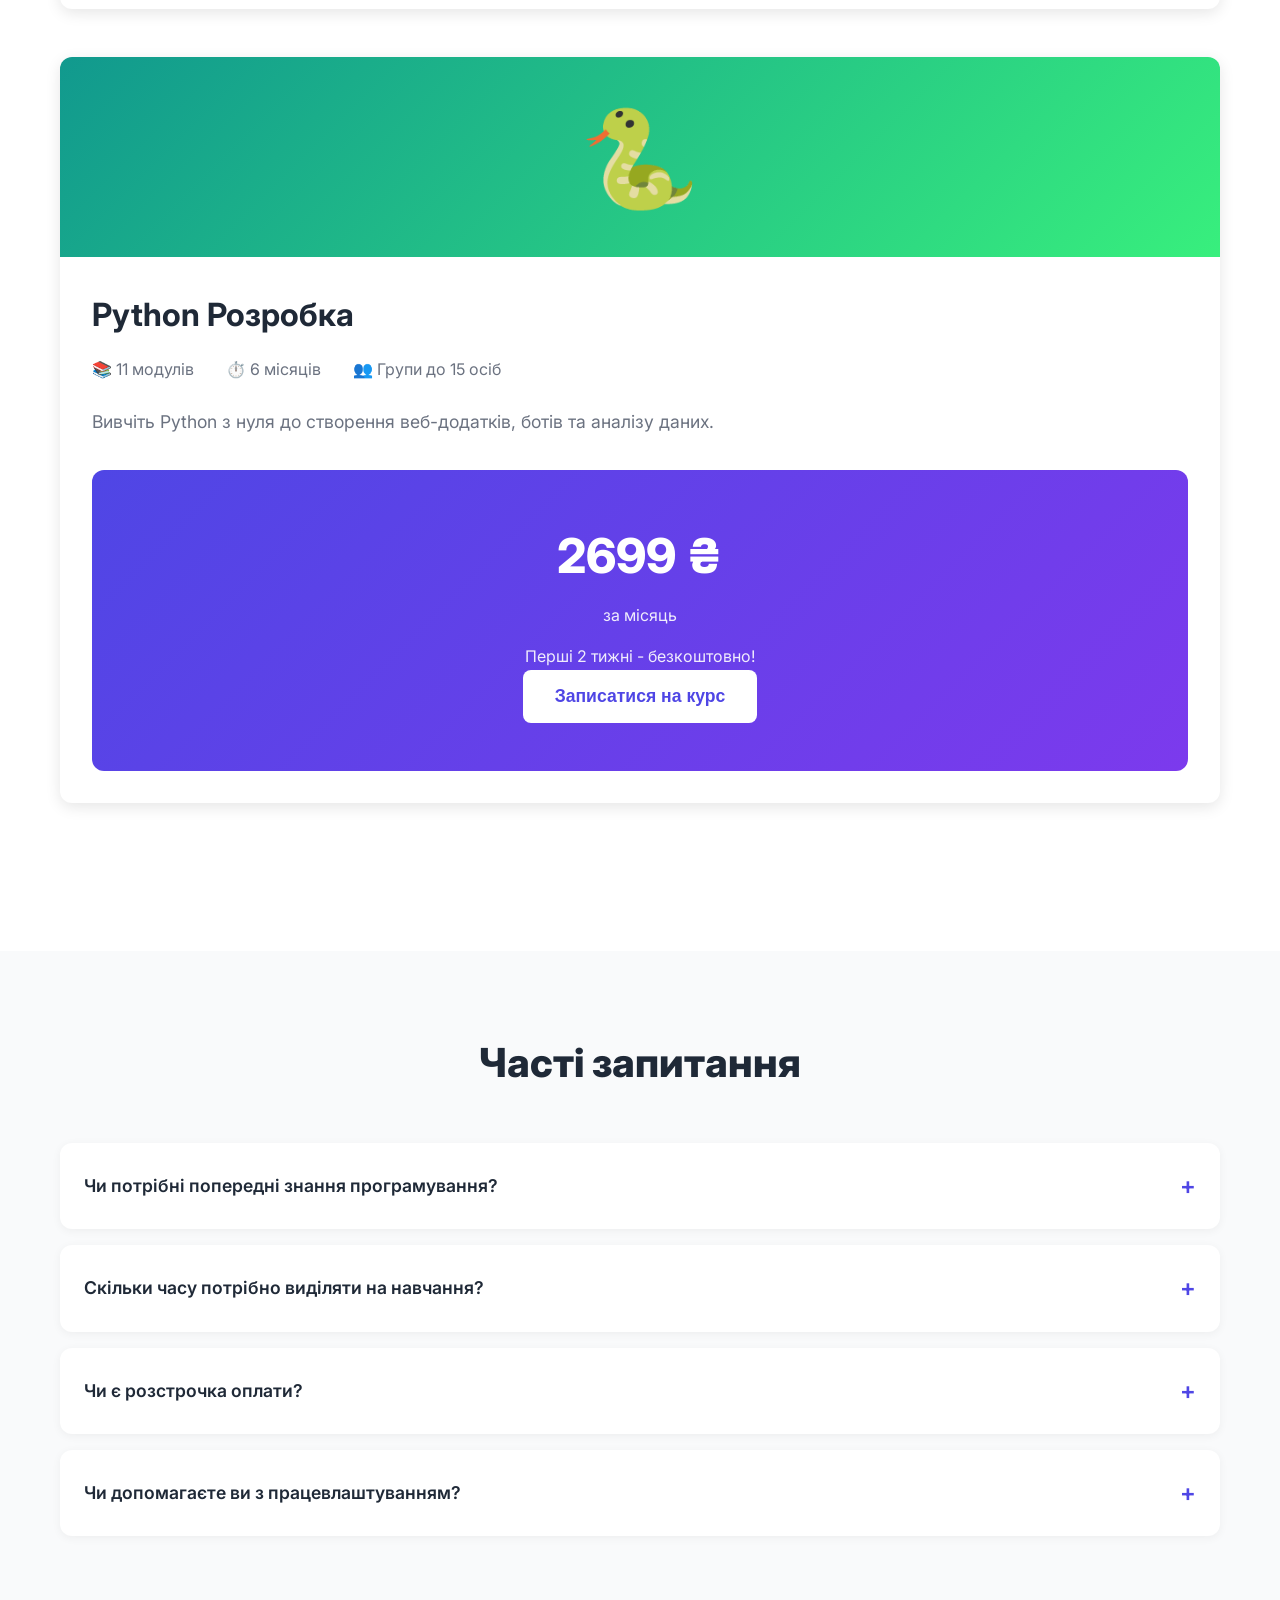
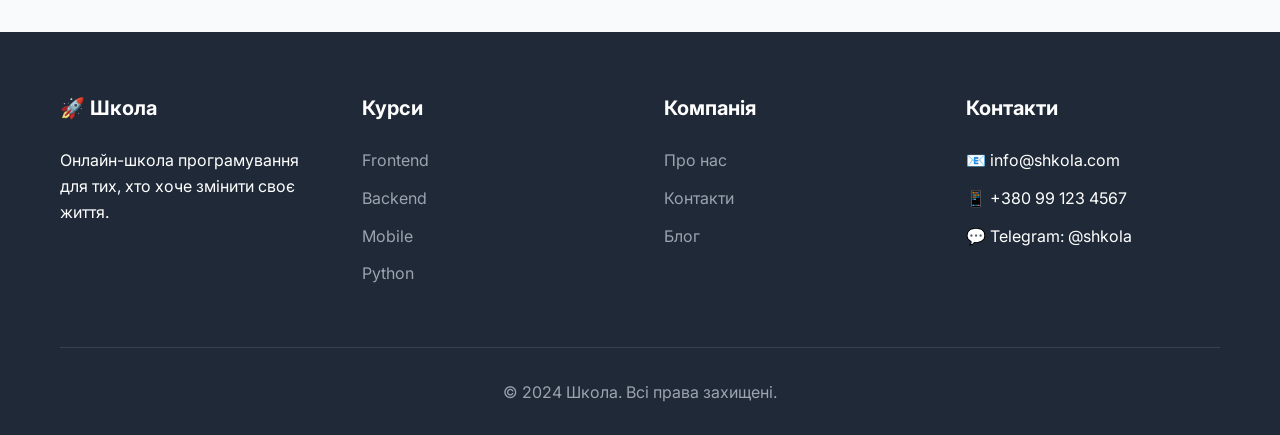
<file: pages/courses.html>
<!DOCTYPE html>
<html lang="uk">
<head>
    <meta charset="UTF-8">
    <meta name="viewport" content="width=device-width, initial-scale=1.0">
    <title>Курси - Школа програмування</title>
    <link rel="stylesheet" href="../css/style.css">
    <link rel="preconnect" href="https://fonts.googleapis.com">
    <link href="https://fonts.googleapis.com/css2?family=Inter:wght@300;400;500;600;700;800&display=swap" rel="stylesheet">
    <style>
        .page-header {
            padding: 120px 0 60px;
            background: linear-gradient(135deg, #f5f7fa 0%, #e4e8ec 100%);
            text-align: center;
        }
        
        .page-title {
            font-size: 3rem;
            font-weight: 800;
            margin-bottom: 1rem;
        }
        
        .page-subtitle {
            font-size: 1.25rem;
            color: #6b7280;
            max-width: 600px;
            margin: 0 auto 2rem;
        }
        
        .filter-section {
            padding: 2rem 0;
            background: #fff;
            position: sticky;
            top: 70px;
            z-index: 100;
            box-shadow: 0 2px 10px rgba(0,0,0,0.05);
        }
        
        .filter-buttons {
            display: flex;
            justify-content: center;
            gap: 1rem;
            flex-wrap: wrap;
        }
        
        .filter-btn {
            padding: 0.75rem 1.5rem;
            border: 2px solid #e5e7eb;
            background: white;
            border-radius: 50px;
            font-weight: 600;
            cursor: pointer;
            transition: all 0.3s;
        }
        
        .filter-btn:hover,
        .filter-btn.active {
            border-color: #4F46E5;
            background: #4F46E5;
            color: white;
        }
        
        .courses-section {
            padding: 60px 0 100px;
        }
        
        .course-detail-card {
            background: white;
            border-radius: 12px;
            overflow: hidden;
            box-shadow: 0 4px 15px rgba(0,0,0,0.1);
            margin-bottom: 3rem;
        }
        
        .course-detail-image {
            height: 200px;
            display: flex;
            align-items: center;
            justify-content: center;
            font-size: 6rem;
        }
        
        .course-detail-image.frontend {
            background: linear-gradient(135deg, #667eea 0%, #764ba2 100%);
        }
        
        .course-detail-image.backend {
            background: linear-gradient(135deg, #f093fb 0%, #f5576c 100%);
        }
        
        .course-detail-image.mobile {
            background: linear-gradient(135deg, #4facfe 0%, #00f2fe 100%);
        }
        
        .course-detail-image.python {
            background: linear-gradient(135deg, #11998e 0%, #38ef7d 100%);
        }
        
        .course-detail-content {
            padding: 2rem;
        }
        
        .course-detail-content h3 {
            font-size: 2rem;
            margin-bottom: 1rem;
            color: #1f2937;
        }
        
        .course-meta {
            display: flex;
            gap: 2rem;
            margin-bottom: 1.5rem;
            font-size: 1rem;
            color: #6b7280;
        }
        
        .course-description {
            font-size: 1.1rem;
            line-height: 1.8;
            color: #6b7280;
            margin-bottom: 2rem;
        }
        
        .course-program h4 {
            font-size: 1.5rem;
            margin-bottom: 1.5rem;
            color: #1f2937;
        }
        
        .module {
            background: #f9fafb;
            padding: 1.5rem;
            border-radius: 8px;
            margin-bottom: 1rem;
            border-left: 4px solid #4F46E5;
        }
        
        .module-number {
            color: #4F46E5;
            font-weight: 700;
            font-size: 0.9rem;
            margin-bottom: 0.5rem;
        }
        
        .module-title {
            font-size: 1.25rem;
            font-weight: 600;
            margin-bottom: 0.5rem;
            color: #1f2937;
        }
        
        .module-description {
            color: #6b7280;
            font-size: 0.95rem;
        }
        
        .enroll-section {
            background: linear-gradient(135deg, #4F46E5 0%, #7c3aed 100%);
            color: white;
            padding: 3rem 2rem;
            border-radius: 12px;
            text-align: center;
            margin-top: 2rem;
        }
        
        .price-large {
            font-size: 3rem;
            font-weight: 800;
            margin-bottom: 0.5rem;
        }
        
        .price-period {
            font-size: 1rem;
            opacity: 0.9;
        }
        
        .faq-section {
            padding: 80px 0;
            background: #f9fafb;
        }
        
        .faq-item {
            background: white;
            border-radius: 12px;
            margin-bottom: 1rem;
            overflow: hidden;
            box-shadow: 0 2px 10px rgba(0,0,0,0.05);
        }
        
        .faq-question {
            padding: 1.5rem;
            cursor: pointer;
            display: flex;
            justify-content: space-between;
            align-items: center;
            font-weight: 600;
            font-size: 1.1rem;
        }
        
        .faq-question:hover {
            background: #f9fafb;
        }
        
        .faq-icon {
            font-size: 1.5rem;
            color: #4F46E5;
        }
        
        .faq-answer {
            max-height: 0;
            overflow: hidden;
            transition: max-height 0.3s ease;
            padding: 0 1.5rem;
        }
        
        .faq-answer p {
            padding-bottom: 1.5rem;
            color: #6b7280;
            line-height: 1.8;
        }
    </style>
</head>
<body>
    <header class="header">
        <div class="container">
            <nav class="nav">
                <a href="../index.html" class="logo">🚀 Школа</a>
                <ul class="nav-menu">
                    <li><a href="../index.html" class="nav-link">Головна</a></li>
                    <li><a href="courses.html" class="nav-link active">Курси</a></li>
                    <li><a href="about.html" class="nav-link">Про нас</a></li>
                </ul>
                <button class="btn btn-primary" onclick="openModal()">Записатися</button>
            </nav>
        </div>
    </header>

    <section class="page-header">
        <div class="container">
            <h1 class="page-title">Наші курси</h1>
            <p class="page-subtitle">Оберіть напрямок, який допоможе вам стати професійним розробником</p>
        </div>
    </section>

    <section class="filter-section">
        <div class="container">
            <div class="filter-buttons">
                <button class="filter-btn active" onclick="filterCourses('all')">Всі курси</button>
                <button class="filter-btn" onclick="filterCourses('frontend')">Frontend</button>
                <button class="filter-btn" onclick="filterCourses('backend')">Backend</button>
                <button class="filter-btn" onclick="filterCourses('mobile')">Mobile</button>
                <button class="filter-btn" onclick="filterCourses('python')">Python</button>
            </div>
        </div>
    </section>

    <section class="courses-section">
        <div class="container">
            <!-- Frontend Course -->
            <div class="course-detail-card" data-category="frontend">
                <div class="course-detail-image frontend">🌐</div>
                <div class="course-detail-content">
                    <h3>Frontend Розробка</h3>
                    <div class="course-meta">
                        <span>📚 12 модулів</span>
                        <span>⏱️ 6 місяців</span>
                        <span>👥 Групи до 15 осіб</span>
                    </div>
                    <p class="course-description">Навчіться створювати сучасні веб-сайти та додатки з використанням HTML, CSS, JavaScript та React. Ви створите портфоліо з реальних проектів.</p>
                    
                    <div class="course-program">
                        <h4>Програма курсу</h4>
                        <div class="module">
                            <div class="module-number">Модуль 1</div>
                            <div class="module-title">Основи HTML & CSS</div>
                            <div class="module-description">Структура веб-сторінок, семантична верстка, Flexbox та Grid</div>
                        </div>
                        <div class="module">
                            <div class="module-number">Модуль 2</div>
                            <div class="module-title">JavaScript основи</div>
                            <div class="module-description">Змінні, функції, об'єкти, масиви, робота з DOM</div>
                        </div>
                        <div class="module">
                            <div class="module-number">Модуль 3</div>
                            <div class="module-title">Сучасний JavaScript</div>
                            <div class="module-description">ES6+, асинхронність, Promise, async/await</div>
                        </div>
                        <div class="module">
                            <div class="module-number">Модуль 4</div>
                            <div class="module-title">React фундамент</div>
                            <div class="module-description">Компоненти, JSX, props, state, хуки</div>
                        </div>
                        <div class="module">
                            <div class="module-number">Модуль 5</div>
                            <div class="module-title">React просунутий</div>
                            <div class="module-description">Redux, React Router, оптимізація</div>
                        </div>
                        <div class="module">
                            <div class="module-number">Модуль 6</div>
                            <div class="module-title">Дипломний проект</div>
                            <div class="module-description">Створення повноцінного веб-додатку для портфоліо</div>
                        </div>
                    </div>
                    
                    <div class="enroll-section">
                        <div class="price-large">2999 ₴</div>
                        <div class="price-period">за місяць</div>
                        <p style="margin-top: 1rem; opacity: 0.9;">Перші 2 тижні - безкоштовно!</p>
                        <button class="btn btn-white btn-lg" onclick="openModal()">Записатися на курс</button>
                    </div>
                </div>
            </div>

            <!-- Backend Course -->
            <div class="course-detail-card" data-category="backend">
                <div class="course-detail-image backend">⚙️</div>
                <div class="course-detail-content">
                    <h3>Backend Розробка</h3>
                    <div class="course-meta">
                        <span>📚 10 модулів</span>
                        <span>⏱️ 5 місяців</span>
                        <span>👥 Групи до 15 осіб</span>
                    </div>
                    <p class="course-description">Опануйте серверну розробку, бази даних та створення API з Node.js та Python.</p>
                    
                    <div class="course-program">
                        <h4>Програма курсу</h4>
                        <div class="module">
                            <div class="module-number">Модуль 1</div>
                            <div class="module-title">Основи Node.js</div>
                            <div class="module-description">Введення в серверний JavaScript, модулі, npm</div>
                        </div>
                        <div class="module">
                            <div class="module-number">Модуль 2</div>
                            <div class="module-title">Express.js</div>
                            <div class="module-description">Створення веб-серверів, роутинг, middleware</div>
                        </div>
                        <div class="module">
                            <div class="module-number">Модуль 3</div>
                            <div class="module-title">Бази даних</div>
                            <div class="module-description">MongoDB, PostgreSQL, ORM</div>
                        </div>
                        <div class="module">
                            <div class="module-number">Модуль 4</div>
                            <div class="module-title">REST API</div>
                            <div class="module-description">Проектування API, CRUD операції</div>
                        </div>
                        <div class="module">
                            <div class="module-number">Модуль 5</div>
                            <div class="module-title">Безпека та деплой</div>
                            <div class="module-description">JWT, OAuth, Docker, CI/CD</div>
                        </div>
                    </div>
                    
                    <div class="enroll-section">
                        <div class="price-large">2799 ₴</div>
                        <div class="price-period">за місяць</div>
                        <p style="margin-top: 1rem; opacity: 0.9;">Перші 2 тижні - безкоштовно!</p>
                        <button class="btn btn-white btn-lg" onclick="openModal()">Записатися на курс</button>
                    </div>
                </div>
            </div>

            <!-- Mobile Course -->
            <div class="course-detail-card" data-category="mobile">
                <div class="course-detail-image mobile">📱</div>
                <div class="course-detail-content">
                    <h3>Мобільна Розробка</h3>
                    <div class="course-meta">
                        <span>📚 14 модулів</span>
                        <span>⏱️ 7 місяців</span>
                        <span>👥 Групи до 12 осіб</span>
                    </div>
                    <p class="course-description">Створюйте крос-платформні мобільні додатки для iOS та Android з React Native.</p>
                    
                    <div class="enroll-section">
                        <div class="price-large">3199 ₴</div>
                        <div class="price-period">за місяць</div>
                        <p style="margin-top: 1rem; opacity: 0.9;">Перші 2 тижні - безкоштовно!</p>
                        <button class="btn btn-white btn-lg" onclick="openModal()">Записатися на курс</button>
                    </div>
                </div>
            </div>

            <!-- Python Course -->
            <div class="course-detail-card" data-category="python">
                <div class="course-detail-image python">🐍</div>
                <div class="course-detail-content">
                    <h3>Python Розробка</h3>
                    <div class="course-meta">
                        <span>📚 11 модулів</span>
                        <span>⏱️ 6 місяців</span>
                        <span>👥 Групи до 15 осіб</span>
                    </div>
                    <p class="course-description">Вивчіть Python з нуля до створення веб-додатків, ботів та аналізу даних.</p>
                    
                    <div class="enroll-section">
                        <div class="price-large">2699 ₴</div>
                        <div class="price-period">за місяць</div>
                        <p style="margin-top: 1rem; opacity: 0.9;">Перші 2 тижні - безкоштовно!</p>
                        <button class="btn btn-white btn-lg" onclick="openModal()">Записатися на курс</button>
                    </div>
                </div>
            </div>
        </div>
    </section>

    <section class="faq-section">
        <div class="container">
            <h2 class="section-title" style="text-align: center; margin-bottom: 3rem;">Часті запитання</h2>
            
            <div class="faq-item">
                <div class="faq-question" onclick="toggleFAQ(this)">
                    Чи потрібні попередні знання програмування?
                    <span class="faq-icon">+</span>
                </div>
                <div class="faq-answer">
                    <p>Ні, наші курси розраховані на початківців. Ми починаємо з основ і поступово переходимо до складніших тем.</p>
                </div>
            </div>
            
            <div class="faq-item">
                <div class="faq-question" onclick="toggleFAQ(this)">
                    Скільки часу потрібно виділяти на навчання?
                    <span class="faq-icon">+</span>
                </div>
                <div class="faq-answer">
                    <p>Рекомендуємо виділяти 10-15 годин на тиждень: 2-3 онлайн-заняття та самостійна робота.</p>
                </div>
            </div>
            
            <div class="faq-item">
                <div class="faq-question" onclick="toggleFAQ(this)">
                    Чи є розстрочка оплати?
                    <span class="faq-icon">+</span>
                </div>
                <div class="faq-answer">
                    <p>Так, ми пропонуємо розстрочку на 3, 6 або 12 місяців без відсотків.</p>
                </div>
            </div>
            
            <div class="faq-item">
                <div class="faq-question" onclick="toggleFAQ(this)">
                    Чи допомагаєте ви з працевлаштуванням?
                    <span class="faq-icon">+</span>
                </div>
                <div class="faq-answer">
                    <p>Так! 95% наших випускників працевлаштовуються протягом 3 місяців після завершення курсу.</p>
                </div>
            </div>
        </div>
    </section>

    <footer class="footer">
        <div class="container">
            <div class="footer-grid">
                <div class="footer-col">
                    <h4>🚀 Школа</h4>
                    <p>Онлайн-школа програмування для тих, хто хоче змінити своє життя.</p>
                </div>
                <div class="footer-col">
                    <h4>Курси</h4>
                    <ul>
                        <li><a href="#">Frontend</a></li>
                        <li><a href="#">Backend</a></li>
                        <li><a href="#">Mobile</a></li>
                        <li><a href="#">Python</a></li>
                    </ul>
                </div>
                <div class="footer-col">
                    <h4>Компанія</h4>
                    <ul>
                        <li><a href="about.html">Про нас</a></li>
                        <li><a href="#">Контакти</a></li>
                        <li><a href="#">Блог</a></li>
                    </ul>
                </div>
                <div class="footer-col">
                    <h4>Контакти</h4>
                    <ul>
                        <li>📧 info@shkola.com</li>
                        <li>📱 +380 99 123 4567</li>
                        <li>💬 Telegram: @shkola</li>
                    </ul>
                </div>
            </div>
            <div class="footer-bottom">
                <p>&copy; 2024 Школа. Всі права захищені.</p>
            </div>
        </div>
    </footer>

    <div id="modal" class="modal">
        <div class="modal-content">
            <span class="modal-close" onclick="closeModal()">&times;</span>
            <h2>Записатися на курс</h2>
            <form id="signupForm" onsubmit="handleSubmit(event)">
                <input type="text" placeholder="Ваше ім'я" required>
                <input type="email" placeholder="Email" required>
                <input type="tel" placeholder="Телефон" required>
                <select required>
                    <option value="">Оберіть курс</option>
                    <option value="frontend">Frontend Розробка</option>
                    <option value="backend">Backend Розробка</option>
                    <option value="mobile">Мобільна Розробка</option>
                    <option value="python">Python Розробка</option>
                </select>
                <button type="submit" class="btn btn-primary btn-block">Відправити заявку</button>
            </form>
        </div>
    </div>

    <script src="../js/app.js"></script>
    <script>
        function filterCourses(category) {
            const courses = document.querySelectorAll('.course-detail-card');
            const buttons = document.querySelectorAll('.filter-btn');
            
            buttons.forEach(btn => btn.classList.remove('active'));
            event.target.classList.add('active');
            
            courses.forEach(course => {
                if (category === 'all' || course.dataset.category === category) {
                    course.style.display = 'block';
                    setTimeout(() => {
                        course.style.opacity = '1';
                        course.style.transform = 'translateY(0)';
                    }, 100);
                } else {
                    course.style.opacity = '0';
                    course.style.transform = 'translateY(20px)';
                    setTimeout(() => {
                        course.style.display = 'none';
                    }, 300);
                }
            });
        }

        function toggleFAQ(element) {
            const answer = element.nextElementSibling;
            const icon = element.querySelector('.faq-icon');
            
            if (answer.style.maxHeight) {
                answer.style.maxHeight = null;
                icon.textContent = '+';
            } else {
                answer.style.maxHeight = answer.scrollHeight + 'px';
                icon.textContent = '−';
            }
        }
    </script>
</body>
</html>
</file>
<file: css/style.css>
/* Reset & Base Styles */
* {
    margin: 0;
    padding: 0;
    box-sizing: border-box;
}

:root {
    --primary: #4F46E5;
    --primary-dark: #4338ca;
    --primary-light: #6366f1;
    --secondary: #10b981;
    --dark: #1f2937;
    --gray: #6b7280;
    --light: #f3f4f6;
    --white: #ffffff;
    --gradient: linear-gradient(135deg, #4F46E5 0%, #7c3aed 100%);
}

body {
    font-family: 'Inter', sans-serif;
    line-height: 1.6;
    color: var(--dark);
    background: var(--white);
}

.container {
    max-width: 1200px;
    margin: 0 auto;
    padding: 0 20px;
}

/* Header */
.header {
    background: var(--white);
    box-shadow: 0 2px 10px rgba(0,0,0,0.1);
    position: fixed;
    width: 100%;
    top: 0;
    z-index: 1000;
}

.nav {
    display: flex;
    justify-content: space-between;
    align-items: center;
    padding: 1rem 0;
}

.logo {
    font-size: 1.5rem;
    font-weight: 800;
    color: var(--primary);
    text-decoration: none;
}

.nav-menu {
    display: flex;
    list-style: none;
    gap: 2rem;
}

.nav-link {
    color: var(--dark);
    text-decoration: none;
    font-weight: 500;
    transition: color 0.3s;
}

.nav-link:hover,
.nav-link.active {
    color: var(--primary);
}

/* Buttons */
.btn {
    padding: 0.75rem 1.5rem;
    border: none;
    border-radius: 8px;
    font-weight: 600;
    cursor: pointer;
    transition: all 0.3s;
    font-size: 1rem;
}

.btn-primary {
    background: var(--gradient);
    color: var(--white);
}

.btn-primary:hover {
    transform: translateY(-2px);
    box-shadow: 0 10px 20px rgba(79, 70, 229, 0.3);
}

.btn-outline {
    background: transparent;
    border: 2px solid var(--primary);
    color: var(--primary);
}

.btn-outline:hover {
    background: var(--primary);
    color: var(--white);
}

.btn-white {
    background: var(--white);
    color: var(--primary);
}

.btn-white:hover {
    transform: translateY(-2px);
    box-shadow: 0 10px 20px rgba(0,0,0,0.2);
}

.btn-lg {
    padding: 1rem 2rem;
    font-size: 1.1rem;
}

.btn-sm {
    padding: 0.5rem 1rem;
    font-size: 0.9rem;
}

.btn-block {
    width: 100%;
}

/* Hero Section */
.hero {
    padding: 150px 0 100px;
    background: linear-gradient(135deg, #f5f7fa 0%, #e4e8ec 100%);
    min-height: 80vh;
    display: flex;
    align-items: center;
}

.hero-content {
    text-align: center;
    max-width: 800px;
    margin: 0 auto;
}

.hero-title {
    font-size: 3.5rem;
    font-weight: 800;
    line-height: 1.2;
    margin-bottom: 1.5rem;
}

.hero-title .highlight {
    background: var(--gradient);
    -webkit-background-clip: text;
    -webkit-text-fill-color: transparent;
    background-clip: text;
}

.hero-subtitle {
    font-size: 1.25rem;
    color: var(--gray);
    margin-bottom: 2rem;
}

.hero-buttons {
    display: flex;
    gap: 1rem;
    justify-content: center;
    margin-bottom: 3rem;
}

.hero-stats {
    display: flex;
    gap: 3rem;
    justify-content: center;
}

.stat {
    text-align: center;
}

.stat-number {
    display: block;
    font-size: 2rem;
    font-weight: 800;
    color: var(--primary);
}

.stat-label {
    font-size: 0.9rem;
    color: var(--gray);
}

/* Features Section */
.features {
    padding: 100px 0;
    background: var(--white);
}

.section-title {
    text-align: center;
    font-size: 2.5rem;
    font-weight: 800;
    margin-bottom: 3rem;
}

.features-grid {
    display: grid;
    grid-template-columns: repeat(auto-fit, minmax(300px, 1fr));
    gap: 2rem;
}

.feature-card {
    padding: 2rem;
    border-radius: 12px;
    background: var(--light);
    transition: all 0.3s;
    text-align: center;
}

.feature-card:hover {
    transform: translateY(-5px);
    box-shadow: 0 10px 30px rgba(0,0,0,0.1);
}

.feature-icon {
    font-size: 3rem;
    margin-bottom: 1rem;
}

.feature-card h3 {
    font-size: 1.5rem;
    margin-bottom: 1rem;
}

.feature-card p {
    color: var(--gray);
}

/* Courses Preview */
.courses-preview {
    padding: 100px 0;
    background: #f9fafb;
}

.courses-grid {
    display: grid;
    grid-template-columns: repeat(auto-fit, minmax(320px, 1fr));
    gap: 2rem;
    margin-bottom: 3rem;
}

.course-card {
    background: var(--white);
    border-radius: 12px;
    overflow: hidden;
    box-shadow: 0 4px 15px rgba(0,0,0,0.1);
    transition: all 0.3s;
    position: relative;
}

.course-card:hover {
    transform: translateY(-5px);
    box-shadow: 0 15px 40px rgba(0,0,0,0.15);
}

.course-badge {
    position: absolute;
    top: 15px;
    right: 15px;
    background: var(--gradient);
    color: var(--white);
    padding: 5px 12px;
    border-radius: 20px;
    font-size: 0.8rem;
    font-weight: 600;
    z-index: 10;
}

.course-image {
    height: 180px;
    display: flex;
    align-items: center;
    justify-content: center;
}

.course-image.frontend {
    background: linear-gradient(135deg, #667eea 0%, #764ba2 100%);
}

.course-image.backend {
    background: linear-gradient(135deg, #f093fb 0%, #f5576c 100%);
}

.course-image.mobile {
    background: linear-gradient(135deg, #4facfe 0%, #00f2fe 100%);
}

.course-icon {
    font-size: 5rem;
}

.course-content {
    padding: 1.5rem;
}

.course-content h3 {
    font-size: 1.5rem;
    margin-bottom: 0.5rem;
}

.course-content p {
    color: var(--gray);
    margin-bottom: 1rem;
}

.course-meta {
    display: flex;
    gap: 1rem;
    margin-bottom: 1rem;
    font-size: 0.9rem;
    color: var(--gray);
}

.course-footer {
    display: flex;
    justify-content: space-between;
    align-items: center;
    padding-top: 1rem;
    border-top: 1px solid var(--light);
}

.price {
    font-size: 1.25rem;
    font-weight: 700;
    color: var(--primary);
}

.text-center {
    text-align: center;
}

/* Testimonials */
.testimonials {
    padding: 100px 0;
    background: var(--white);
}

.testimonials-grid {
    display: grid;
    grid-template-columns: repeat(auto-fit, minmax(320px, 1fr));
    gap: 2rem;
}

.testimonial-card {
    padding: 2rem;
    background: var(--light);
    border-radius: 12px;
    display: flex;
    gap: 1.5rem;
}

.testimonial-avatar {
    font-size: 3rem;
}

.testimonial-content p {
    font-style: italic;
    margin-bottom: 1rem;
    color: var(--dark);
}

.testimonial-author strong {
    display: block;
    color: var(--primary);
}

.testimonial-author span {
    font-size: 0.9rem;
    color: var(--gray);
}

/* CTA Section */
.cta {
    padding: 100px 0;
    background: var(--gradient);
    color: var(--white);
}

.cta-content {
    text-align: center;
}

.cta h2 {
    font-size: 2.5rem;
    margin-bottom: 1rem;
}

.cta p {
    font-size: 1.25rem;
    margin-bottom: 2rem;
    opacity: 0.9;
}

/* Footer */
.footer {
    background: var(--dark);
    color: var(--white);
    padding: 60px 0 30px;
}

.footer-grid {
    display: grid;
    grid-template-columns: repeat(auto-fit, minmax(200px, 1fr));
    gap: 3rem;
    margin-bottom: 3rem;
}

.footer h4 {
    font-size: 1.25rem;
    margin-bottom: 1.5rem;
}

.footer ul {
    list-style: none;
}

.footer li {
    margin-bottom: 0.75rem;
}

.footer a {
    color: #9ca3af;
    text-decoration: none;
    transition: color 0.3s;
}

.footer a:hover {
    color: var(--white);
}

.footer-bottom {
    text-align: center;
    padding-top: 2rem;
    border-top: 1px solid #374151;
    color: #9ca3af;
}

/* Modal */
.modal {
    display: none;
    position: fixed;
    top: 0;
    left: 0;
    width: 100%;
    height: 100%;
    background: rgba(0,0,0,0.5);
    z-index: 2000;
    justify-content: center;
    align-items: center;
}

.modal.active {
    display: flex;
}

.modal-content {
    background: var(--white);
    padding: 2rem;
    border-radius: 12px;
    max-width: 500px;
    width: 90%;
    position: relative;
}

.modal-close {
    position: absolute;
    top: 15px;
    right: 20px;
    font-size: 2rem;
    cursor: pointer;
    color: var(--gray);
}

.modal-close:hover {
    color: var(--dark);
}

.modal-content h2 {
    margin-bottom: 1.5rem;
    color: var(--primary);
}

.modal-content form {
    display: flex;
    flex-direction: column;
    gap: 1rem;
}

.modal-content input,
.modal-content select {
    padding: 1rem;
    border: 2px solid var(--light);
    border-radius: 8px;
    font-size: 1rem;
    font-family: inherit;
}

.modal-content input:focus,
.modal-content select:focus {
    outline: none;
    border-color: var(--primary);
}

/* Responsive */
@media (max-width: 768px) {
    .hero-title {
        font-size: 2.5rem;
    }
    
    .hero-buttons {
        flex-direction: column;
    }
    
    .hero-stats {
        gap: 1.5rem;
    }
    
    .nav-menu {
        display: none;
    }
    
    .section-title {
        font-size: 2rem;
    }
    
    .testimonials-grid {
        grid-template-columns: 1fr;
    }
}
</file>
